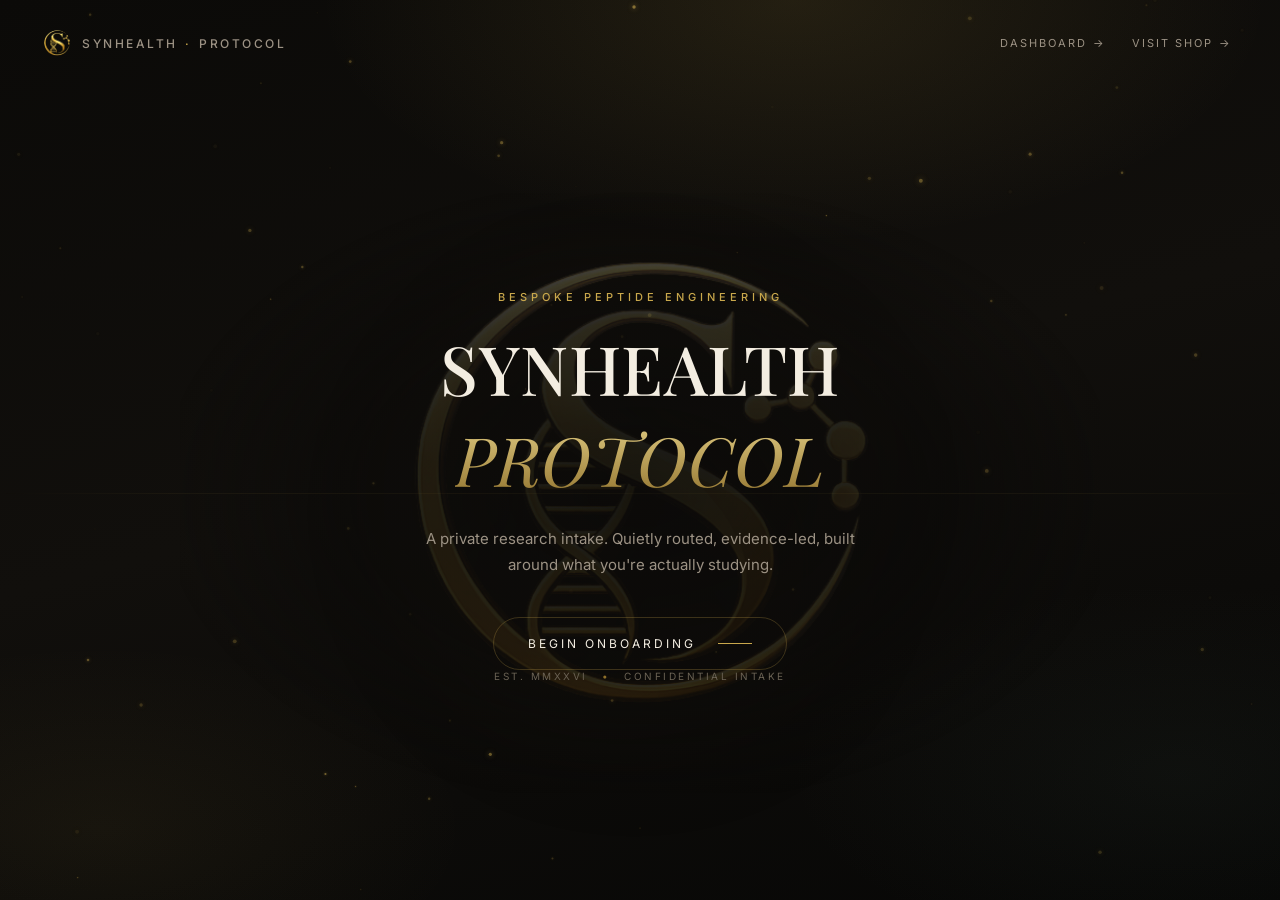
<file: index.html>
<!doctype html>
<html lang="en">
<head>
<meta charset="utf-8" />
<meta name="viewport" content="width=device-width, initial-scale=1" />
<title>SynHealth Protocol — Bespoke Peptide Engineering</title>
<meta name="description" content="A private research intake. Answer a few questions, get routed to the SynHealth resources built for your protocol." />
<link rel="icon" href="assets/synhealth-logo.png" />
<link rel="preconnect" href="https://fonts.googleapis.com" />
<link rel="preconnect" href="https://fonts.gstatic.com" crossorigin />
<link href="https://fonts.googleapis.com/css2?family=Playfair+Display:ital,wght@0,400;0,500;0,600;1,400;1,500;1,600&family=Inter:wght@400;500;600&display=swap" rel="stylesheet" />
<link rel="stylesheet" href="styles.css" />
</head>
<body>

<canvas id="bg-particles" aria-hidden="true"></canvas>

<!-- Netlify build-time form detection (submitted via fetch in script.js) -->
<form name="protocol-onboarding" data-netlify="true" netlify-honeypot="bot-field" hidden>
  <input type="text" name="name" />
  <input type="email" name="email" />
  <input type="text" name="goal" />
  <input type="text" name="experience" />
  <input type="text" name="intensity" />
  <input type="text" name="bot-field" />
</form>

<div id="app">

  <!-- ===== LANDING ===== -->
  <section id="view-landing" class="view view-landing" data-view="landing">
    <nav class="topnav">
      <div class="brand">
        <img src="assets/synhealth-logo.png" alt="SynHealth" class="brand-mark" />
        <span class="brand-word">SYNHEALTH <span class="dot">·</span> PROTOCOL</span>
      </div>
      <div class="topnav-actions">
        <button id="landing-dashboard" class="shop-link shop-link-button" type="button">DASHBOARD <span class="arrow">→</span></button>
        <a class="shop-link" href="https://peptide-design.netlify.app" target="_blank" rel="noopener">VISIT SHOP <span class="arrow">→</span></a>
      </div>
    </nav>

    <div class="hero">
      <div class="watermark-outer" aria-hidden="true">
        <div class="watermark-wrap" id="watermark-tilt">
          <img class="watermark-img" src="assets/synhealth-logo.png" alt="" />
          <div class="watermark-tone"></div>
          <div class="watermark-gloss"></div>
        </div>
      </div>
      <div class="hero-scrim" aria-hidden="true"></div>
      <div class="hero-content">
        <p class="eyebrow">BESPOKE PEPTIDE ENGINEERING</p>
        <h1 class="headline">SYNHEALTH <em>PROTOCOL</em></h1>
        <p class="subtext">A private research intake. Quietly routed, evidence-led, built around what you're actually studying.</p>
        <button id="begin-btn" class="cta-pill">
          <span>BEGIN ONBOARDING</span>
          <span class="cta-line"></span>
        </button>
      </div>
      <div class="hero-footer">
        <span>EST. MMXXVI</span><span class="sep">•</span><span>CONFIDENTIAL INTAKE</span>
      </div>
    </div>
  </section>

  <!-- ===== ONBOARDING ===== -->
  <section id="view-onboarding" class="view view-onboarding" data-view="onboarding" hidden>
    <div class="ob-grid" aria-hidden="true"></div>
    <div class="ob-topbar">
      <div class="brand small">
        <span class="brand-line"></span>
        <span>SYNHEALTH · ONBOARDING</span>
      </div>
      <button id="ob-close" class="icon-btn" aria-label="Exit onboarding">✕</button>
    </div>

    <div class="ob-body">
      <div id="ob-step-wrap"></div>
    </div>

    <div class="ob-footer">
      <button id="ob-back" class="link-btn"><span class="arrow-left">←</span> BACK</button>
      <button id="ob-next" class="pill-btn">CONTINUE <span class="arrow">→</span></button>
    </div>
    <p class="ob-hint">PRESS ENTER TO CONTINUE · ESC TO EXIT</p>
  </section>

  <!-- ===== DASHBOARD ===== -->
  <section id="view-dashboard" class="view view-dashboard" data-view="dashboard" hidden>
    <div class="dash-shell">
      <aside class="dash-sidebar">
        <a class="dash-brand" href="#/dashboard" aria-label="SynHealth dashboard home">
          <img src="assets/synhealth-logo.png" alt="" />
          <span><strong>SYNHEALTH</strong><em>RESEARCH PROTOCOL</em></span>
        </a>

        <nav class="dash-nav" aria-label="Dashboard sections">
          <button class="dash-nav-btn active" type="button" data-dash-nav="overview"><span class="dash-nav-icon">□</span><span>Dashboard</span><em>•</em></button>
          <button class="dash-nav-btn" type="button" data-dash-nav="today"><span class="dash-nav-icon">○</span><span>Today</span><em>•</em></button>
          <button class="dash-nav-btn" type="button" data-dash-nav="protocol"><span class="dash-nav-icon">✦</span><span>Protocol</span><em>•</em></button>
          <button class="dash-nav-btn" type="button" data-dash-nav="bloodwork"><span class="dash-nav-icon">△</span><span>Batchwork</span><em>•</em></button>
          <button class="dash-nav-btn" type="button" data-dash-nav="calculator"><span class="dash-nav-icon">⌁</span><span>Calculator</span><em>•</em></button>
          <button class="dash-nav-btn" type="button" data-dash-nav="education"><span class="dash-nav-icon">◇</span><span>Peptide Edu</span><em>•</em></button>
          <button class="dash-nav-btn" type="button" data-dash-nav="intake"><span class="dash-nav-icon">▣</span><span>Intake</span><em>→</em></button>
        </nav>

        <div class="dash-account">
          <span class="dash-status">SIGNED IN</span>
          <strong id="dash-account-email">researcher@synhealth.co.uk</strong>
          <span>CLIENT PORTAL</span>
          <button id="dash-signout" type="button">Exit session</button>
        </div>
      </aside>

      <main class="dash-main">
        <header class="dash-header">
          <div>
            <p class="dash-kicker" id="dash-kicker">MEMBER DASHBOARD</p>
            <h1 id="dash-title">Your research protocol</h1>
          </div>
          <a class="dash-shop" href="https://peptide-design.netlify.app" target="_blank" rel="noopener">Shop <span>↗</span></a>
        </header>

        <section class="dash-panel active" data-dash-panel="overview">
          <div class="dash-hero-panel dash-hero-visual">
            <div>
              <p class="dash-mini">INTAKE · PRIVATE</p>
              <h2 id="dash-welcome">The foundation of your protocol</h2>
              <p id="dash-summary">Complete the private research intake to shape the resources, categories and quality documents shown inside your dashboard.</p>
              <button id="dash-start-intake" class="dash-primary" type="button">Continue Intake <span>→</span></button>
            </div>
            <div class="dash-human-card" aria-hidden="true">
              <svg viewBox="0 0 280 380" role="img" class="bio-scan-figure">
                <defs>
                  <linearGradient id="bodyGold" x1="0" x2="1" y1="0" y2="1">
                    <stop offset="0" stop-color="#f0dc98" stop-opacity=".96" />
                    <stop offset=".5" stop-color="#b69035" stop-opacity=".82" />
                    <stop offset="1" stop-color="#5e4618" stop-opacity=".68" />
                  </linearGradient>
                  <radialGradient id="bodyGlow" cx="50%" cy="35%" r="60%">
                    <stop offset="0" stop-color="#f6e6b3" stop-opacity=".5" />
                    <stop offset="1" stop-color="#c9a84c" stop-opacity="0" />
                  </radialGradient>
                </defs>
                <ellipse cx="140" cy="202" rx="98" ry="162" fill="url(#bodyGlow)" />
                <path d="M140 34c20.5 0 37 16.2 37 36.2s-16.5 36.2-37 36.2-37-16.2-37-36.2S119.5 34 140 34Z" fill="none" stroke="url(#bodyGold)" stroke-width="2.4"/>
                <path d="M99 126c15-16 27-22 41-22s26 6 41 22" fill="none" stroke="url(#bodyGold)" stroke-width="2.4" stroke-linecap="round"/>
                <path d="M100 126c-8 28-13 63-13 103 0 82 20 119 53 119s53-37 53-119c0-40-5-75-13-103" fill="none" stroke="url(#bodyGold)" stroke-width="2.4" stroke-linecap="round"/>
                <path d="M99 139c-34 30-54 72-66 126M181 139c34 30 54 72 66 126" fill="none" stroke="url(#bodyGold)" stroke-width="1.8" stroke-linecap="round"/>
                <path d="M120 340l-26 32M160 340l26 32" fill="none" stroke="url(#bodyGold)" stroke-width="1.8" stroke-linecap="round"/>
                <path d="M140 106v238M118 162c12 6 32 6 44 0M108 204h64M112 242h56M124 286h32" fill="none" stroke="#f6e8ba" stroke-width="1" stroke-opacity=".4" stroke-linecap="round"/>
                <path d="M116 148c12 18 36 18 48 0M112 190c16 12 40 12 56 0M116 258c12 10 36 10 48 0" fill="none" stroke="#f6e8ba" stroke-width=".9" stroke-opacity=".22" stroke-linecap="round"/>
                <circle cx="140" cy="166" r="4.6" fill="#f1dc92"/><circle cx="140" cy="205" r="3.8" fill="#c9a84c"/><circle cx="124" cy="242" r="3.4" fill="#c9a84c"/><circle cx="156" cy="242" r="3.4" fill="#c9a84c"/>
                <path d="M58 102c22-46 58-70 82-70s60 24 82 70M45 302c22 44 55 66 95 66s73-22 95-66" fill="none" stroke="#c9a84c" stroke-width="1" stroke-opacity=".18"/>
              </svg>
              <span class="scan-line scan-a"></span>
              <span class="scan-line scan-b"></span>
              <small>PROTOCOL MAP</small>
            </div>
          </div>

          <div class="dash-stats">
            <article><span>01</span><strong>Research focus</strong><em id="dash-focus">Awaiting intake</em></article>
            <article><span>02</span><strong>Protocol stage</strong><em id="dash-stage">Not configured</em></article>
            <article><span>03</span><strong>Quality status</strong><em>Documentation-first</em></article>
          </div>

          <div class="dash-grid dash-grid-top">
            <article class="dash-card dash-card-large">
              <p class="dash-card-label">RECOMMENDED TRACK</p>
              <h3 id="dash-rec-title">Browse the full catalogue</h3>
              <p id="dash-rec-copy">After onboarding, this panel prioritizes the SynHealth category most relevant to your stated research goal.</p>
              <a id="dash-rec-link" href="https://peptide-design.netlify.app/?view=shop&cat=all" target="_blank" rel="noopener">View compounds <span>↗</span></a>
            </article>
            <article class="dash-card">
              <p class="dash-card-label">ORDER READINESS</p>
              <h3>3 checks open</h3>
              <p>Research-use scope, category fit, and batch documentation should be reviewed before checkout.</p>
            </article>
            <article class="dash-card">
              <p class="dash-card-label">NEXT ACTION</p>
              <h3>Build shortlist</h3>
              <p>Use Protocol and Batchwork together: choose a category, then attach documentation.</p>
            </article>
          </div>

          <div class="dash-split">
            <article class="dash-card">
              <p class="dash-card-label">TODAY'S QUEUE</p>
              <div id="dash-queue" class="dash-mini-list"></div>
            </article>
            <article class="dash-card">
              <p class="dash-card-label">PROTOCOL SNAPSHOT</p>
              <div class="dash-rings">
                <span style="--p:76"><strong>76%</strong><em>Intake</em></span>
                <span style="--p:62"><strong>62%</strong><em>Docs</em></span>
                <span style="--p:48"><strong>48%</strong><em>Shortlist</em></span>
              </div>
            </article>
          </div>

          <div class="dash-profile-upload">
            <div class="dash-upload-preview" id="dash-upload-preview">
              <span>+</span>
            </div>
            <div>
              <p class="dash-card-label">CLIENT FILE</p>
              <h3>Upload progress photos or lab documents</h3>
              <p>Add reference images locally to personalize this dashboard preview. Files are not uploaded anywhere in this prototype.</p>
            </div>
            <label class="dash-upload-btn">
              Add file
              <input id="dash-photo-upload" type="file" accept="image/*" />
            </label>
          </div>

          <div class="dash-client-matrix">
            <article><small>PROFILE</small><strong>Researcher file</strong><span>Photo · Documents · Notes</span></article>
            <article><small>ORDER</small><strong>Store handoff</strong><span>Filtered category links</span></article>
            <article><small>QUALITY</small><strong>Batch evidence</strong><span>COA · HPLC · ID</span></article>
            <article><small>LEARNING</small><strong>Education queue</strong><span>6 video modules</span></article>
          </div>
        </section>

        <section class="dash-panel" data-dash-panel="today">
          <div class="dash-page-intro">
            <p class="dash-card-label">DAILY OPERATING VIEW</p>
            <h2>What needs attention before an order moves forward.</h2>
          </div>
          <div id="dash-today-list" class="dash-list dash-list-rich"></div>
          <div class="dash-split">
            <article class="dash-card">
              <p class="dash-card-label">CHECK-IN NOTES</p>
              <h3>Private research log</h3>
              <textarea id="dash-notes" class="dash-notes" placeholder="Add private notes for this research shortlist..."></textarea>
            </article>
            <article class="dash-card">
              <p class="dash-card-label">STATUS</p>
              <div class="dash-status-stack">
                <span><strong>Research scope</strong><em>Required</em></span>
                <span><strong>Batch docs</strong><em>Pending selection</em></span>
                <span><strong>Checkout</strong><em>Store handoff</em></span>
              </div>
            </article>
          </div>
          <div class="dash-timeline">
            <div><span>09:00</span><strong>Review selected research category</strong><em>Dashboard</em></div>
            <div><span>12:00</span><strong>Save batch document links</strong><em>Batchwork</em></div>
            <div><span>16:00</span><strong>Run vial concentration calculator</strong><em>Calculator</em></div>
          </div>
        </section>

        <section class="dash-panel" data-dash-panel="protocol">
          <div class="dash-page-intro">
            <p class="dash-card-label">TRACK ARCHITECTURE</p>
            <h2>Category map, research rationale, and store handoff.</h2>
          </div>
          <div id="dash-protocol-map" class="dash-protocol-map"></div>
          <div class="dash-protocol-detail">
            <div>
              <p class="dash-card-label">ACTIVE BUILD</p>
              <h3>From objective to documented shortlist</h3>
              <p>Select one research track, attach the relevant documentation, then hand off into the SynHealth store with the matching category pre-filtered.</p>
            </div>
            <div class="protocol-steps">
              <span>Goal</span><span>Track</span><span>Batchwork</span><span>Store</span>
            </div>
          </div>
          <div class="dash-card dash-card-wide">
            <p class="dash-card-label">TRACK RULE</p>
            <h3>Documentation before selection</h3>
            <p>This portal deliberately separates educational research information from medical direction. It helps organize categories, documentation, and order planning; it does not prescribe human-use protocols.</p>
          </div>
        </section>

        <section class="dash-panel" data-dash-panel="bloodwork">
          <div class="dash-page-intro">
            <p class="dash-card-label">QUALITY CONTROL</p>
            <h2>Batchwork replaces bloodwork for a research-supply portal.</h2>
          </div>
          <div class="dash-card dash-card-wide">
            <p class="dash-card-label">BATCHWORK</p>
            <h3>Documentation queue</h3>
            <p>Use this area as the SynHealth equivalent of bloodwork: batch IDs, COA status, dispatch references and order notes.</p>
            <div id="dash-doc-table" class="dash-doc-table"></div>
          </div>
          <div class="dash-file-grid">
            <article><span>PDF</span><strong>COA packet</strong><em>Waiting for batch</em></article>
            <article><span>CSV</span><strong>Order log</strong><em>Local preview</em></article>
            <article><span>IMG</span><strong>Photo reference</strong><em>Optional upload</em></article>
          </div>
        </section>

        <section class="dash-panel" data-dash-panel="calculator">
          <div class="dash-page-intro">
            <p class="dash-card-label">CALCULATOR</p>
            <h2>Research vial concentration and order planning.</h2>
          </div>
          <div class="dash-calculator dash-dose-calculator">
            <div>
              <p class="dash-card-label">LAB MATH</p>
              <h3>Concentration calculator</h3>
              <p>Enter your own vial and target values. This calculates concentration, draw volume, syringe units, and estimated vial yield for research planning only.</p>
            </div>
            <div class="dash-calc-grid">
              <label>Vial amount (mg)<input id="calc-vial-mg" type="number" min="0" step="0.1" value="10" /></label>
              <label>Diluent volume (ml)<input id="calc-water-ml" type="number" min="0" step="0.1" value="2" /></label>
              <label>Target amount (mcg)<input id="calc-target-mcg" type="number" min="0" step="10" value="250" /></label>
              <label>Order subtotal (£)<input id="dash-subtotal" type="number" min="0" value="75" /></label>
            </div>
            <div class="dash-syringe-stage" aria-hidden="true">
              <div class="vial-object">
                <span class="vial-cap"></span>
                <span class="vial-glass"></span>
                <strong id="vial-label">10mg</strong>
              </div>
              <div class="syringe-object">
                <span class="syringe-plunger"></span>
                <span class="syringe-barrel"><i id="syringe-fill"></i></span>
                <span class="syringe-needle"></span>
                <span class="syringe-tip"></span>
              </div>
              <div class="calc-readout">
                <span id="syringe-readout">0.050 ml</span>
                <em>calculated draw volume</em>
              </div>
            </div>
            <div class="dash-calc-results">
              <output id="calc-concentration">5.00 mg/ml</output>
              <output id="calc-volume">0.05 ml per target</output>
              <output id="calc-units">5 insulin units</output>
              <output id="calc-yield">40 target draws per vial</output>
              <output id="dash-calc-output">£25 until free UK delivery.</output>
            </div>
            <p class="dash-disclaimer">No dosage recommendation is generated here. All values are user-entered research calculations and must not be interpreted as clinical advice.</p>
          </div>
        </section>

        <section class="dash-panel" data-dash-panel="education">
          <div class="dash-page-intro">
            <p class="dash-card-label">PEPTIDE EDU</p>
            <h2>Short-form learning cards with video-style previews.</h2>
          </div>
          <div id="dash-education-cards" class="dash-video-grid"></div>
        </section>

        <section class="dash-panel" data-dash-panel="intake">
          <div class="dash-hero-panel">
            <div>
              <p class="dash-mini">8 QUICK SECTIONS</p>
              <h2>Private SynHealth intake</h2>
              <p>Answer the short research intake and return here for a more tailored resource dashboard.</p>
            </div>
            <button class="dash-primary" type="button" data-open-intake>Begin Intake <span>→</span></button>
          </div>
          <div class="dash-intake-grid">
            <article><span>01</span><strong>Identity</strong><em>Name and contact route</em></article>
            <article><span>02</span><strong>Research goal</strong><em>Category matching</em></article>
            <article><span>03</span><strong>Experience</strong><em>Resource depth</em></article>
            <article><span>04</span><strong>Readiness</strong><em>Store handoff timing</em></article>
          </div>
        </section>
      </main>
    </div>
  </section>

  <!-- ===== RESOURCES ===== -->
  <section id="view-resources" class="view view-resources" data-view="resources" hidden>
    <nav class="topnav topnav-res">
      <div class="brand">
        <img src="assets/synhealth-logo.png" alt="SynHealth" class="brand-mark" />
        <span class="brand-word">SYNHEALTH <span class="dot">·</span> PROTOCOL</span>
      </div>
      <a class="shop-link" href="https://peptide-design.netlify.app" target="_blank" rel="noopener">VISIT SHOP <span class="arrow">→</span></a>
    </nav>

    <div class="helix-deco helix-deco-left" aria-hidden="true" id="helix-left"></div>
    <div class="helix-deco helix-deco-right" aria-hidden="true" id="helix-right"></div>

    <div class="res-page">
      <div class="res-header">
        <div class="res-badge"><img src="assets/synhealth-logo.png" alt="SynHealth" /></div>
        <p class="eyebrow">EST. RESEARCH COLLECTIVE</p>
        <h1 class="res-title">SYNHEALTH RESOURCES</h1>
        <p id="res-sub" class="res-sub">Find your protocol resources below.</p>
      </div>

      <div class="res-section">
        <p class="res-section-label">RECOMMENDED FOR YOU</p>
        <div id="res-recommended" class="res-cards"></div>
      </div>

      <div class="res-section">
        <p class="res-section-label">ALL CATEGORIES</p>
        <div id="res-all-cats" class="res-cards res-cards-compact"></div>
      </div>

      <div class="res-section">
        <p class="res-section-label">LEARN MORE</p>
        <div id="res-learn" class="res-cards res-cards-compact"></div>
      </div>

      <div class="res-footer">
        <button id="res-restart" class="link-btn">RETAKE ONBOARDING</button>
        <span class="res-footer-meta">EST. MMXXVI • CONFIDENTIAL INTAKE</span>
      </div>
    </div>
  </section>

</div>

<script src="script.js"></script>
</body>
</html>
</file>
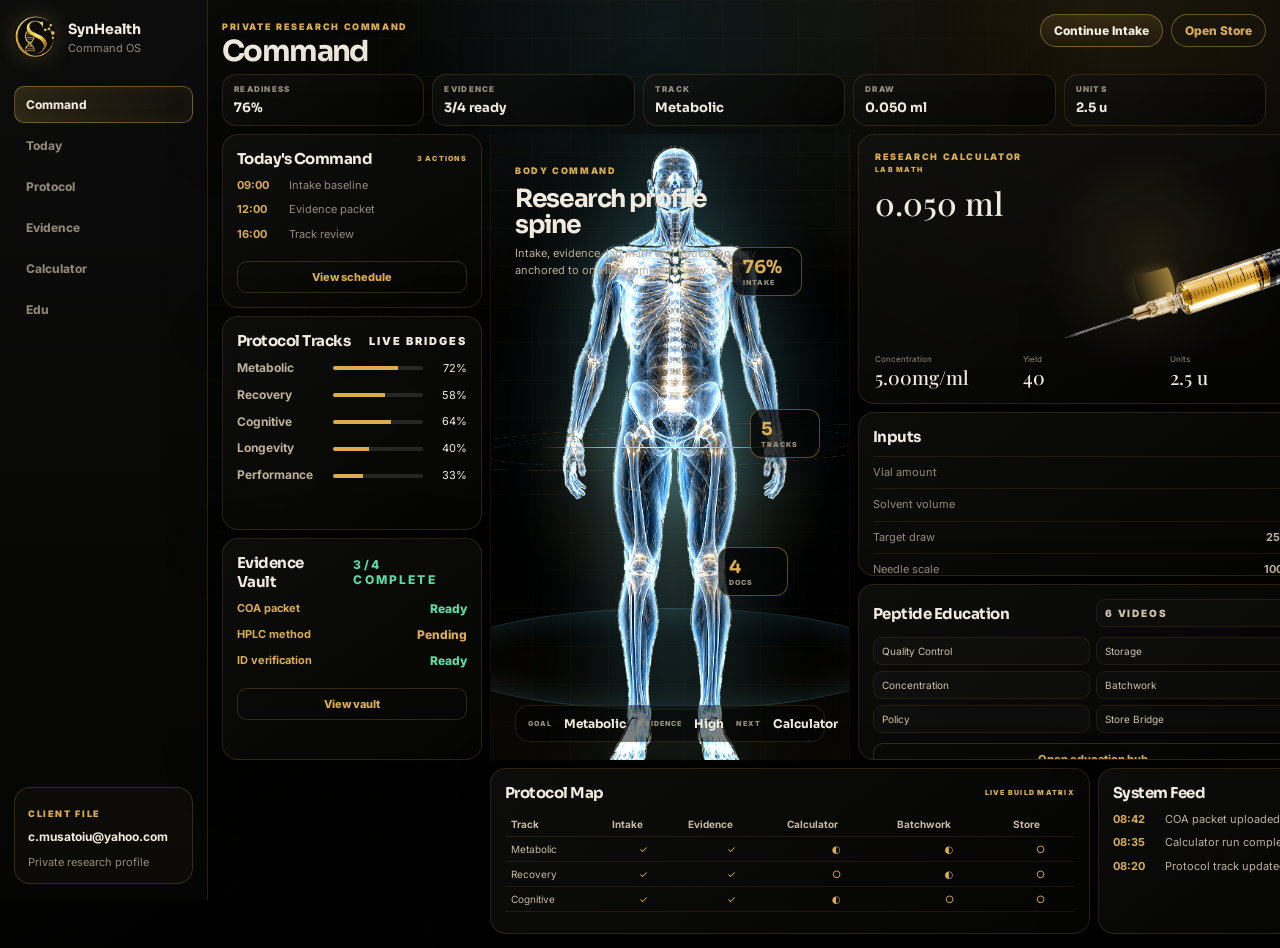
<file: dashboard-concepts.html>
<!doctype html>
<html lang="en">
<head>
<meta charset="utf-8" />
<meta name="viewport" content="width=device-width, initial-scale=1" />
<title>SynHealth Command OS</title>
<link rel="preconnect" href="https://fonts.googleapis.com">
<link rel="preconnect" href="https://fonts.gstatic.com" crossorigin>
<link href="https://fonts.googleapis.com/css2?family=Inter:wght@400;500;600;700;800&family=Sora:wght@500;600;700;800&family=Playfair+Display:wght@500;600&display=swap" rel="stylesheet">
<link rel="stylesheet" href="dashboard-concepts.css" />
</head>
<body>
<main class="command-os">
  <aside class="rail">
    <div class="brand"><img src="assets/synhealth-logo.png" alt=""><div><strong>SynHealth</strong><span>Command OS</span></div></div>
    <nav class="nav">
      <button class="active" data-page="dashboard">Command</button>
      <button data-page="today">Today</button>
      <button data-page="protocol">Protocol</button>
      <button data-page="evidence">Evidence</button>
      <button data-page="calculator">Calculator</button>
      <button data-page="education">Edu</button>
    </nav>
    <div class="member">
      <span>Client file</span>
      <strong>c.musatoiu@yahoo.com</strong>
      <em>Private research profile</em>
    </div>
  </aside>

  <section class="screen">
    <header class="screen-head">
      <div>
        <span class="label">PRIVATE RESEARCH COMMAND</span>
        <h1 data-title>Command</h1>
      </div>
      <div class="head-actions"><button data-action="intake">Continue Intake</button><button data-action="store">Open Store</button></div>
    </header>

    <div class="status-grid">
      <article><span>Readiness</span><b data-readiness>76%</b></article>
      <article><span>Evidence</span><b>3/4 ready</b></article>
      <article><span>Track</span><b>Metabolic</b></article>
      <article><span>Draw</span><b data-ml>0.050 ml</b></article>
      <article><span>Units</span><b data-units>5.0 u</b></article>
    </div>

    <section class="page active" data-view="dashboard">
      <div class="cockpit">
        <section class="left-stack">
          <article class="panel today-compact"><div class="panel-head"><h3>Today's Command</h3><span>3 actions</span></div><p><b>09:00</b><span>Intake baseline</span></p><p><b>12:00</b><span>Evidence packet</span></p><p><b>16:00</b><span>Track review</span></p><button>View schedule</button></article>
          <article class="panel tracks-compact"><div class="panel-head"><h3>Protocol Tracks</h3><span>Live bridges</span></div><p><b>Metabolic</b><i style="--p:72%"></i><span>72%</span></p><p><b>Recovery</b><i style="--p:58%"></i><span>58%</span></p><p><b>Cognitive</b><i style="--p:64%"></i><span>64%</span></p><p><b>Longevity</b><i style="--p:40%"></i><span>40%</span></p><p><b>Performance</b><i style="--p:33%"></i><span>33%</span></p></article>
          <article class="panel evidence-compact"><div class="panel-head"><h3>Evidence Vault</h3><span>3/4 complete</span></div><p><b>COA packet</b><span>Ready</span></p><p><b>HPLC method</b><span class="pending">Pending</span></p><p><b>ID verification</b><span>Ready</span></p><button>View vault</button></article>
        </section>

        <section class="scan-command">
          <div class="scan-caption">
            <span class="label">BODY COMMAND</span>
            <strong>Research profile spine</strong>
            <p>Intake, evidence, lab math and education stay anchored to one live command view.</p>
          </div>
          <img class="scan" src="assets/concepts/human-scan-cutout.png" alt="">
          <i class="scan-line"></i><i class="orbit one"></i><i class="orbit two"></i>
          <div class="marker m1"><b>76%</b><span>intake</span></div>
          <div class="marker m2"><b>5</b><span>tracks</span></div>
          <div class="marker m3"><b>4</b><span>docs</span></div>
          <div class="scan-dock"><span>Goal</span><b>Metabolic</b><span>Evidence</span><b>High</b><span>Next</span><b>Calculator</b></div>
          <div class="scan-platform"></div>
        </section>

        <section class="right-stack">
          <article class="calculator-card dash-calc">
            <div class="calc-copy"><span class="label">RESEARCH CALCULATOR</span><small>Lab math</small><strong data-ml>0.050 ml</strong></div>
            <img src="assets/concepts/syringe-angle-cutout.png" alt="">
            <i class="liquid-fill"></i>
            <div class="calc-stats"><p><span>Concentration</span><b data-concentration>5mg/ml</b></p><p><span>Yield</span><b data-draws>40</b></p><p><span>Units</span><b data-units>5.0 u</b></p></div>
          </article>
          <article class="panel inputs-compact"><div class="panel-head"><h3>Inputs</h3><span>Live</span></div><p><span>Vial amount</span><b>10 mg</b></p><p><span>Solvent volume</span><b>2 ml</b></p><p><span>Target draw</span><b>250 mcg</b></p><p><span>Needle scale</span><b>100 units</b></p></article>
          <article class="panel edu-compact"><div class="panel-head"><h3>Peptide Education</h3><span>6 videos</span></div><div><span>Quality Control</span><span>Storage</span><span>Concentration</span><span>Batchwork</span><span>Policy</span><span>Store Bridge</span></div><button>Open education hub</button></article>
        </section>

        <section class="bottom-map">
          <article class="panel protocol-table"><div class="panel-head"><h3>Protocol Map</h3><span>Live build matrix</span></div><table><tbody><tr><th>Track</th><th>Intake</th><th>Evidence</th><th>Calculator</th><th>Batchwork</th><th>Store</th></tr><tr><td>Metabolic</td><td>✓</td><td>✓</td><td>◐</td><td>◐</td><td>○</td></tr><tr><td>Recovery</td><td>✓</td><td>✓</td><td>○</td><td>◐</td><td>○</td></tr><tr><td>Cognitive</td><td>✓</td><td>✓</td><td>◐</td><td>○</td><td>○</td></tr></tbody></table></article>
          <article class="panel system-feed"><div class="panel-head"><h3>System Feed</h3><span>Live</span></div><p><b>08:42</b> COA packet uploaded</p><p><b>08:35</b> Calculator run completed</p><p><b>08:20</b> Protocol track updated</p></article>
        </section>
      </div>
    </section>

    <section class="page" data-view="today">
      <div class="today-os">
        <article class="panel today-board"><div class="panel-head"><h3>Today Command</h3><span>Live queue</span></div>
          <div class="agenda"><p><b>09:00</b><strong>Finish intake baseline</strong><span>Objective, experience and readiness.</span><em>12 min</em></p><p><b>12:00</b><strong>Upload HPLC method</strong><span>Complete evidence vault to unlock store bridge.</span><em>8 min</em></p><p><b>16:00</b><strong>Run calculator review</strong><span>Confirm draw, units and vial yield.</span><em>15 min</em></p></div>
        </article>
        <article class="panel focus"><span class="label">FOCUS</span><h3>Evidence first</h3><p>The dashboard prioritises missing proof before sourcing prompts.</p></article>
        <article class="panel readiness"><span class="label">READINESS</span><div class="ring"><b>76%</b></div><p>Two items left in the intake file.</p></article>
      </div>
    </section>

    <section class="page" data-view="protocol">
      <div class="protocol-os">
        <article class="panel protocol-board"><div class="panel-head"><h3>Protocol Matrix</h3><span>Selected track</span></div><div class="track-grid"><button class="selected"><span>01</span><b>Metabolic</b><em>Primary</em></button><button><span>02</span><b>Recovery</b><em>Secondary</em></button><button><span>03</span><b>Cognitive</b><em>Queued</em></button><button><span>04</span><b>Longevity</b><em>Review</em></button><button><span>05</span><b>Performance</b><em>Optional</em></button><button><span>06</span><b>Store bridge</b><em>After evidence</em></button></div></article>
        <article class="mini-scan"><img class="scan" src="assets/concepts/human-scan-cutout.png" alt=""><div><span>Primary track</span><b>Metabolic</b></div></article>
      </div>
    </section>

    <section class="page" data-view="evidence">
      <div class="evidence-os">
        <article class="panel vault"><div class="panel-head"><h3>Evidence Vault</h3><span>Quality state</span></div><div class="docs"><p><b>COA packet</b><em>PDF batch evidence</em><span>Ready</span></p><p><b>HPLC method</b><em>Awaiting document</em><span class="pending">Pending</span></p><p><b>ID verification</b><em>Lot and label check</em><span>Ready</span></p><p><b>Dispatch notes</b><em>Source and storage chain</em><span>Ready</span></p></div><div class="vault-summary"><span>Document integrity</span><b>High confidence</b><em>3 verified items, 1 pending lab method</em></div></article>
        <article class="panel upload"><h3>Upload</h3><div>Drop lab files or progress photos</div></article>
      </div>
    </section>

    <section class="page" data-view="calculator">
      <div class="calculator-os">
        <article class="calculator-card hero-calc">
          <div class="calc-copy"><span class="label">RESEARCH CALCULATOR</span><small>Lab math</small><strong data-ml>0.050 ml</strong><div class="chips"><span data-vial-chip>10mg vial</span><span data-solvent-chip>2ml solvent</span><span data-conc-chip>5mg/ml</span></div></div>
          <img src="assets/concepts/syringe-angle-cutout.png" alt="">
          <i class="liquid-fill"></i>
          <div class="calc-stats"><p><span>Estimated draws</span><b data-draws>40</b></p><p><span>Working concentration</span><b data-concentration>5mg/ml</b></p><p><span>Syringe units</span><b data-units>5.0 u</b></p></div>
        </article>
        <aside class="panel calc-controls">
          <div class="panel-head"><h3>Inputs</h3><span>Interactive</span></div>
          <label>Vial amount <output id="vialOut">10 mg</output><input id="vialMg" type="range" min="1" max="30" value="10" step="1"></label>
          <label>Solvent <output id="solventOut">2 ml</output><input id="solventMl" type="range" min="0.5" max="5" value="2" step="0.1"></label>
          <label>Target draw <output id="targetOut">250 mcg</output><input id="targetMcg" type="range" min="50" max="1000" value="250" step="25"></label>
          <label>Syringe scale <output id="scaleOut">100 units</output><input id="scaleUnits" type="range" min="50" max="100" value="100" step="10"></label>
        </aside>
      </div>
    </section>

    <section class="page" data-view="education">
      <div class="edu-os">
        <article class="panel featured"><div class="panel-head"><h3>Featured Module</h3><span>12 min</span></div><div class="video-hero"><i></i><span class="label">START HERE</span><h3>Quality Control Deep Dive</h3><p>Read COA, HPLC, batch identity and dispatch evidence before calculator logic.</p></div></article>
        <article class="panel library"><div class="panel-head"><h3>Peptide Edu</h3><span>6 videos</span></div><div class="lesson-grid"><div><i></i><b>Quality Control</b><span>COA, HPLC and ID checks</span></div><div><i></i><b>Storage</b><span>Temperature and handling</span></div><div><i></i><b>Concentration</b><span>Reading vial math safely</span></div><div><i></i><b>Batchwork</b><span>Document review flow</span></div><div><i></i><b>Research Policy</b><span>Use and compliance basics</span></div><div><i></i><b>Store Bridge</b><span>From shortlist to sourcing</span></div></div></article>
        <article class="panel learning"><div class="panel-head"><h3>Path</h3><span>42%</span></div><div class="ring"><b>3/6</b></div><p>Finish Quality Control and Concentration before store review.</p></article>
      </div>
    </section>
  </section>
</main>
<script>
const titles={dashboard:'Command',today:'Today',protocol:'Protocol',evidence:'Evidence',calculator:'Calculator',education:'Peptide Edu'};
const state={vialMg:10,solventMl:2,targetMcg:250,scaleUnits:100};
const $=(s)=>document.querySelector(s); const $$=(s)=>[...document.querySelectorAll(s)];
function format(n,d=2){return Number(n).toFixed(d).replace(/\\.0+$/,'').replace(/(\\.\\d*[1-9])0+$/,'$1')}
function updateCalc(){
  const conc=state.vialMg/state.solventMl;
  const ml=(state.targetMcg/1000)/conc;
  const units=ml/state.solventMl*state.scaleUnits;
  const draws=Math.floor((state.vialMg*1000)/state.targetMcg);
  const fill=Math.max(4,Math.min(100,units/state.scaleUnits*100));
  const fillScale=Math.max(.18,Math.min(1,fill/100));
  $$('[data-ml]').forEach(el=>el.textContent=`${format(ml,3)} ml`);
  $$('[data-units]').forEach(el=>el.textContent=`${format(units,1)} u`);
  $$('[data-draws]').forEach(el=>el.textContent=draws);
  $$('[data-concentration]').forEach(el=>el.textContent=`${format(conc,2)}mg/ml`);
  $$('[data-vial-chip]').forEach(el=>el.textContent=`${state.vialMg}mg vial`);
  $$('[data-solvent-chip]').forEach(el=>el.textContent=`${format(state.solventMl,1)}ml solvent`);
  $$('[data-conc-chip]').forEach(el=>el.textContent=`${format(conc,2)}mg/ml`);
  document.documentElement.style.setProperty('--fill',`${fill}%`);
  document.documentElement.style.setProperty('--fill-scale',fillScale);
  $('#vialOut') && ($('#vialOut').textContent=`${state.vialMg} mg`);
  $('#solventOut') && ($('#solventOut').textContent=`${format(state.solventMl,1)} ml`);
  $('#targetOut') && ($('#targetOut').textContent=`${state.targetMcg} mcg`);
  $('#scaleOut') && ($('#scaleOut').textContent=`${state.scaleUnits} units`);
}
$$('.nav button').forEach(btn=>btn.addEventListener('click',()=>{const page=btn.dataset.page;$$('.nav button').forEach(b=>b.classList.toggle('active',b===btn));$$('.page').forEach(v=>v.classList.toggle('active',v.dataset.view===page));$('[data-title]').textContent=titles[page]; if(page==='calculator') setTimeout(updateCalc,30);}));
$$('[data-action="intake"]').forEach(btn=>btn.addEventListener('click',()=>location.href='./index.html#/onboarding'));
$$('[data-action="store"]').forEach(btn=>btn.addEventListener('click',()=>location.href='https://peptide-design.netlify.app'));
['vialMg','solventMl','targetMcg','scaleUnits'].forEach(id=>{$('#'+id)?.addEventListener('input',e=>{state[id]=Number(e.target.value);updateCalc();});});
updateCalc();
</script>
</body>
</html>
</file>
<file: styles.css>
:root{
  --bg:#0b0a08;
  --bg-elev:#141210;
  --bg-card:#17140f;
  --gold:#C9A84C;
  --gold-light:#E8D48B;
  --gold-dark:#8E6F2A;
  --text:#f3ede1;
  --text-dim:#9c9284;
  --text-faint:#6b6355;
  --border:rgba(201,168,76,0.25);
  --border-soft:rgba(201,168,76,0.14);
  --serif:'Playfair Display', Georgia, serif;
  --sans:'Inter', -apple-system, BlinkMacSystemFont, sans-serif;
}

*{box-sizing:border-box;}
html,body{margin:0;padding:0;}
html{background:var(--bg);}
body{
  background:
    radial-gradient(ellipse 58% 42% at 62% 0%, rgba(201,168,76,0.12), transparent 64%),
    radial-gradient(ellipse 46% 32% at 92% 86%, rgba(77,105,92,0.08), transparent 66%),
    radial-gradient(ellipse 42% 30% at 8% 92%, rgba(201,168,76,0.06), transparent 68%),
    linear-gradient(165deg, #0b0a08 0%, #110f0c 48%, #070706 100%);
  background-attachment:fixed;
  color:var(--text);
  font-family:var(--sans);
  -webkit-font-smoothing:antialiased;
  overflow-x:hidden;
}
img{max-width:100%;display:block;}
button{font-family:inherit;cursor:pointer;background:none;border:none;color:inherit;}
a{color:inherit;text-decoration:none;}

#bg-particles{
  position:fixed;inset:0;z-index:0;pointer-events:none;
  width:100%;height:100%;
}
#app{position:relative;z-index:1;}

.view{min-height:100vh;position:relative;}
.view[hidden]{display:none;}

/* ---------- shared brand/nav ---------- */
.topnav{
  display:flex;align-items:center;justify-content:space-between;
  padding:28px 44px;
  position:relative;z-index:5;
}
.brand{display:flex;align-items:center;gap:12px;}
.brand-mark{width:26px;height:26px;border-radius:50%;object-fit:cover;}
.brand-word{
  font-size:12px;letter-spacing:2.5px;color:var(--text-dim);font-weight:500;
}
.brand-word .dot{color:var(--gold);margin:0 2px;}
.shop-link{
  font-size:11px;letter-spacing:2px;color:var(--text-dim);
  display:flex;align-items:center;gap:6px;
  padding:8px 4px;transition:color .25s ease;
}
.shop-link:hover{color:var(--gold-light);}
.shop-link .arrow{transition:transform .25s ease;}
.shop-link:hover .arrow{transform:translateX(3px);}
.topnav-actions{display:flex;align-items:center;gap:18px;}
.shop-link-button{border:0;background:transparent;}

.eyebrow{
  font-size:11px;letter-spacing:4px;color:var(--gold);
  text-transform:uppercase;font-weight:500;margin:0 0 18px;
}

.link-btn{
  font-size:11px;letter-spacing:2px;color:var(--text-dim);
  display:inline-flex;align-items:center;gap:8px;
  transition:color .2s ease;
}
.link-btn:hover{color:var(--text);}
.arrow-left{transition:transform .2s ease;}
.link-btn:hover .arrow-left{transform:translateX(-3px);}

.pill-btn{
  border:1px solid var(--border);
  border-radius:999px;
  padding:16px 30px;
  font-size:12px;letter-spacing:2.5px;
  display:inline-flex;align-items:center;gap:14px;
  color:var(--text);
  transition:border-color .25s ease, background .25s ease, opacity .2s ease;
}
.pill-btn:hover{border-color:var(--gold);background:rgba(201,168,76,0.06);}
.pill-btn[disabled]{opacity:.35;pointer-events:none;}
.pill-btn .arrow{color:var(--gold);}

/* ---------- dashboard ---------- */
.view-dashboard{min-height:100vh;}
.dash-shell{
  min-height:100vh;
  display:grid;
  grid-template-columns:270px minmax(0,1fr);
  background:
    radial-gradient(ellipse 44% 28% at 62% 10%, rgba(201,168,76,.085), transparent 68%),
    linear-gradient(140deg, rgba(255,255,255,.018), transparent 42%);
}
.dash-shell::before{
  content:'';position:fixed;inset:0;pointer-events:none;z-index:0;
  background:
    radial-gradient(ellipse 36% 24% at 72% 18%, rgba(201,168,76,.12), transparent 68%),
    radial-gradient(ellipse 22% 18% at 78% 70%, rgba(73,105,91,.08), transparent 66%);
  opacity:.72;
  transition:opacity .35s ease, background .35s ease;
}
.dash-shell[data-panel="today"]::before{
  background:
    radial-gradient(ellipse 38% 28% at 68% 12%, rgba(232,212,139,.13), transparent 68%),
    radial-gradient(ellipse 34% 24% at 78% 78%, rgba(116,83,58,.12), transparent 72%);
}
.dash-shell[data-panel="protocol"]::before{
  background:
    radial-gradient(ellipse 34% 26% at 68% 16%, rgba(120,150,132,.15), transparent 70%),
    radial-gradient(ellipse 28% 24% at 80% 74%, rgba(201,168,76,.10), transparent 68%);
}
.dash-shell[data-panel="calculator"]::before{
  background:
    radial-gradient(ellipse 34% 24% at 70% 18%, rgba(232,212,139,.15), transparent 68%),
    radial-gradient(ellipse 36% 24% at 80% 70%, rgba(70,105,120,.11), transparent 68%);
}
.dash-shell[data-panel="education"]::before{
  background:
    radial-gradient(ellipse 38% 26% at 70% 18%, rgba(122,166,220,.12), transparent 68%),
    radial-gradient(ellipse 34% 24% at 82% 75%, rgba(201,168,76,.12), transparent 70%);
}
.dash-sidebar{
  z-index:2;
  position:sticky;top:0;height:100vh;
  border-right:1px solid var(--border-soft);
  background:
    linear-gradient(180deg, rgba(14,12,10,.88), rgba(5,5,5,.9)),
    rgba(5,5,5,.86);
  backdrop-filter:blur(18px);
  padding:28px 18px 18px;
  display:flex;flex-direction:column;
}
.dash-brand{
  display:flex;align-items:flex-start;gap:12px;
  padding:0 4px 26px;margin-bottom:22px;
  border-bottom:1px solid rgba(201,168,76,.08);
}
.dash-brand img{width:36px;height:36px;border-radius:50%;box-shadow:0 0 24px rgba(201,168,76,.22);}
.dash-brand span{display:flex;flex-direction:column;gap:2px;}
.dash-brand strong{font-size:11px;letter-spacing:4px;font-weight:600;color:var(--text);}
.dash-brand em{font-style:normal;font-size:9px;letter-spacing:3px;color:var(--text-faint);}
.dash-nav{display:flex;flex-direction:column;gap:7px;padding:0 0 18px;}
.dash-nav-btn{
  height:44px;border-radius:9px;padding:0 12px;text-align:left;
  color:rgba(156,146,132,.55);font-size:13px;
  display:grid;grid-template-columns:34px 1fr 18px;align-items:center;gap:6px;
  transition:background .2s ease,color .2s ease,border-color .2s ease,box-shadow .2s ease;
  border:1px solid transparent;
}
.dash-nav-btn:hover,.dash-nav-btn.active{
  color:var(--text);
  background:linear-gradient(90deg, rgba(201,168,76,.105), rgba(201,168,76,.035));
  border-color:rgba(201,168,76,.24);
  box-shadow:0 12px 28px rgba(0,0,0,.22);
}
.dash-nav-icon{font-size:15px;color:rgba(156,146,132,.55);}
.dash-nav-btn.active .dash-nav-icon,.dash-nav-btn.active em{color:var(--gold-light);}
.dash-nav-btn em{font-style:normal;color:rgba(156,146,132,.36);font-size:12px;text-align:right;}
.dash-account{
  margin-top:auto;border:1px solid rgba(201,168,76,.18);border-radius:14px;
  padding:16px;background:rgba(201,168,76,.045);
  display:flex;flex-direction:column;gap:8px;
  box-shadow:inset 0 1px 0 rgba(255,255,255,.03);
}
.dash-status,.dash-card-label,.dash-mini,.dash-kicker{
  font-size:10px;letter-spacing:2.4px;color:var(--gold);text-transform:uppercase;
}
.dash-account strong{font-size:13px;font-weight:500;word-break:break-word;}
.dash-account span:not(.dash-status){font-size:11px;color:var(--text-faint);letter-spacing:1.4px;}
.dash-account button{text-align:left;color:var(--text-dim);font-size:12px;padding:6px 0 0;}
.dash-main{
  position:relative;z-index:1;
  padding:48px clamp(22px,4vw,58px) 76px;
  min-width:0;
  max-width:1080px;
  width:100%;
  margin:0 auto;
}
.dash-main::before{
  content:'';position:absolute;left:clamp(22px,4vw,58px);right:clamp(22px,4vw,58px);top:126px;height:1px;
  background:linear-gradient(90deg, transparent, rgba(201,168,76,.18), transparent);
  pointer-events:none;
}
.dash-header{
  display:flex;align-items:center;justify-content:space-between;gap:24px;
  margin-bottom:34px;
}
.dash-header h1{
  font-family:var(--serif);font-size:clamp(36px,4.8vw,60px);
  font-weight:400;line-height:1.08;margin:10px 0 0;
}
.dash-shop{
  border:1px solid rgba(201,168,76,.30);border-radius:999px;padding:13px 18px;
  color:var(--text-dim);font-size:11px;letter-spacing:2px;text-transform:uppercase;
  display:inline-flex;align-items:center;gap:10px;white-space:nowrap;
}
.dash-shop:hover{border-color:var(--gold);color:var(--text);}
.dash-panel{display:none;}
.dash-panel.active{display:block;animation:stepIn .35s ease;}
.dash-hero-panel{
  border:1px solid rgba(201,168,76,.24);border-radius:16px;
  min-height:220px;padding:34px 36px;
  display:flex;align-items:flex-end;justify-content:space-between;gap:28px;
  background:
    radial-gradient(ellipse at 78% 0%, rgba(232,212,139,.12), transparent 56%),
    linear-gradient(130deg, rgba(201,168,76,.12), rgba(201,168,76,.025) 45%, rgba(255,255,255,.015)),
    rgba(16,14,11,.86);
  box-shadow:0 24px 80px rgba(0,0,0,.28), inset 0 1px 0 rgba(255,255,255,.035);
}
.dash-hero-panel h2{
  font-family:var(--serif);font-size:clamp(30px,3.7vw,40px);
  font-weight:400;margin:14px 0 14px;line-height:1.12;
}
.dash-hero-panel p:last-child{max-width:620px;color:var(--text-dim);line-height:1.65;margin:0;}
.dash-hero-visual{position:relative;overflow:hidden;align-items:center;}
.dash-hero-visual > div:first-child{position:relative;z-index:2;max-width:590px;}
.dash-hero-visual .dash-primary{margin-top:26px;}
.dash-human-card{
  position:relative;width:260px;height:330px;flex:none;
  border:1px solid rgba(232,212,139,.24);border-radius:28px;
  background:
    radial-gradient(ellipse at 50% 30%, rgba(232,212,139,.22), transparent 52%),
    linear-gradient(150deg, rgba(255,255,255,.06), rgba(255,255,255,.01));
  transform:rotate(-5deg);
  box-shadow:0 36px 90px rgba(0,0,0,.42), inset 0 1px 0 rgba(255,255,255,.08);
}
.dash-human-card svg{position:absolute;inset:2px;width:100%;height:100%;filter:drop-shadow(0 0 24px rgba(201,168,76,.18));}
.dash-human-card small{
  position:absolute;left:22px;bottom:18px;
  font-size:10px;letter-spacing:2.8px;color:var(--gold-light);
}
.scan-line{
  position:absolute;left:24px;right:24px;height:1px;
  background:linear-gradient(90deg, transparent, rgba(232,212,139,.75), transparent);
  box-shadow:0 0 18px rgba(232,212,139,.55);
}
.scan-a{top:34%;animation:scanFloat 4.8s ease-in-out infinite;}
.scan-b{top:62%;animation:scanFloat 6.2s ease-in-out infinite reverse;}
@keyframes scanFloat{
  0%,100%{transform:translateY(-12px);opacity:.35;}
  50%{transform:translateY(18px);opacity:1;}
}
.dash-primary{
  border:1px solid var(--gold);border-radius:999px;
  padding:16px 22px;white-space:nowrap;
  font-size:11px;letter-spacing:3px;text-transform:uppercase;
  background:linear-gradient(90deg, rgba(201,168,76,.14), rgba(201,168,76,.035));
}
.dash-stats{display:grid;grid-template-columns:repeat(3,1fr);gap:14px;margin:18px 0;}
.dash-stats article,.dash-card,.dash-list article,.dash-protocol-map article,.dash-calculator{
  border:1px solid rgba(201,168,76,.16);border-radius:14px;
  background:
    linear-gradient(180deg, rgba(255,255,255,.018), rgba(255,255,255,0)),
    rgba(16,14,11,.78);
  box-shadow:0 16px 44px rgba(0,0,0,.20), inset 0 1px 0 rgba(255,255,255,.025);
}
.dash-stats article{padding:18px;display:flex;flex-direction:column;gap:7px;}
.dash-stats span{font-family:var(--serif);font-size:24px;color:var(--gold-light);}
.dash-stats strong{font-size:13px;color:var(--text);}
.dash-stats em{font-style:normal;font-size:12px;color:var(--text-dim);}
.dash-grid{display:grid;grid-template-columns:1.4fr 1fr 1fr;gap:14px;}
.dash-grid-top{margin-bottom:14px;}
.dash-card{padding:24px;}
.dash-card h3,.dash-calculator h3{font-family:var(--serif);font-size:24px;font-weight:400;margin:8px 0 10px;}
.dash-card p,.dash-calculator p{color:var(--text-dim);font-size:13px;line-height:1.6;}
.dash-card a{display:inline-flex;margin-top:12px;gap:8px;color:var(--gold-light);font-size:12px;letter-spacing:1.5px;}
.dash-split{display:grid;grid-template-columns:1fr 1fr;gap:14px;margin-top:14px;}
.dash-mini-list{display:grid;gap:10px;margin-top:16px;}
.dash-mini-row{
  display:grid;grid-template-columns:38px 1fr auto;gap:12px;align-items:center;
  border-top:1px solid var(--border-soft);padding-top:12px;
}
.dash-mini-row span{font-family:var(--serif);color:var(--gold-light);}
.dash-mini-row strong{font-size:13px;}
.dash-mini-row em{font-style:normal;color:var(--text-faint);font-size:11px;}
.dash-rings{display:flex;gap:18px;flex-wrap:wrap;margin-top:18px;}
.dash-rings span{
  --ring:calc(var(--p) * 1%);
  width:112px;height:112px;border-radius:50%;
  background:conic-gradient(var(--gold) var(--ring), rgba(201,168,76,.1) 0);
  display:flex;flex-direction:column;align-items:center;justify-content:center;
  position:relative;
}
.dash-rings span::before{content:'';position:absolute;inset:8px;border-radius:50%;background:#11100d;}
.dash-rings strong,.dash-rings em{position:relative;z-index:1;}
.dash-rings strong{font-family:var(--serif);font-size:24px;}
.dash-rings em{font-style:normal;color:var(--text-dim);font-size:11px;letter-spacing:1px;text-transform:uppercase;}
.dash-profile-upload{
  margin-top:14px;
  border:1px solid rgba(201,168,76,.18);border-radius:18px;
  background:
    radial-gradient(ellipse at 92% 20%, rgba(201,168,76,.11), transparent 48%),
    rgba(16,14,11,.78);
  padding:18px;display:grid;grid-template-columns:86px 1fr auto;gap:20px;align-items:center;
  box-shadow:0 18px 52px rgba(0,0,0,.22), inset 0 1px 0 rgba(255,255,255,.035);
}
.dash-upload-preview{
  width:86px;height:86px;border-radius:18px;border:1px dashed rgba(232,212,139,.34);
  background:rgba(0,0,0,.22);display:flex;align-items:center;justify-content:center;
  overflow:hidden;color:var(--gold-light);font-family:var(--serif);font-size:34px;
}
.dash-upload-preview img{width:100%;height:100%;object-fit:cover;}
.dash-profile-upload h3{font-family:var(--serif);font-size:25px;font-weight:400;margin:6px 0;}
.dash-profile-upload p{color:var(--text-dim);font-size:13px;line-height:1.55;margin:0;}
.dash-upload-btn{
  border:1px solid rgba(201,168,76,.32);border-radius:999px;
  padding:13px 18px;color:var(--text);font-size:11px;letter-spacing:2px;text-transform:uppercase;
  cursor:pointer;white-space:nowrap;
}
.dash-upload-btn input{display:none;}
.dash-client-matrix,.dash-file-grid{
  display:grid;grid-template-columns:repeat(4,1fr);gap:12px;margin-top:14px;
}
.dash-client-matrix article,.dash-file-grid article,.dash-protocol-detail,.dash-timeline{
  border:1px solid rgba(218,184,96,.13);
  border-radius:24px;
  background:
    linear-gradient(180deg, rgba(255,255,255,.032), rgba(255,255,255,.004)),
    rgba(13,12,10,.78);
  box-shadow:0 24px 80px rgba(0,0,0,.22), inset 0 1px 0 rgba(255,255,255,.035);
}
.dash-client-matrix article,.dash-file-grid article{padding:18px;}
.dash-client-matrix small{display:block;color:var(--accent);letter-spacing:2.5px;font-size:10px;margin-bottom:12px;}
.dash-client-matrix strong,.dash-file-grid strong{display:block;color:var(--cream);font-family:var(--serif);font-size:21px;font-weight:400;}
.dash-client-matrix span,.dash-file-grid em{display:block;color:var(--muted);font-style:normal;font-size:12px;margin-top:8px;}
.dash-timeline{margin-top:14px;padding:20px;display:grid;gap:10px;}
.dash-timeline div{
  display:grid;grid-template-columns:70px 1fr auto;gap:14px;align-items:center;
  border-top:1px solid rgba(218,184,96,.10);padding-top:12px;
}
.dash-timeline div:first-child{border-top:0;padding-top:0;}
.dash-timeline span,.dash-timeline em{color:var(--accent);font-size:11px;letter-spacing:1.8px;text-transform:uppercase;font-style:normal;}
.dash-timeline strong{color:var(--cream);font-weight:500;}
.dash-protocol-detail{
  margin:14px 0;
  padding:26px;
  display:grid;grid-template-columns:1.2fr .8fr;gap:24px;align-items:center;
}
.dash-protocol-detail h3{font-family:var(--serif);font-size:28px;font-weight:400;color:var(--cream);margin:8px 0;}
.dash-protocol-detail p{color:var(--muted);line-height:1.6;}
.protocol-steps{display:grid;grid-template-columns:repeat(4,1fr);gap:8px;}
.protocol-steps span{
  min-height:58px;border-radius:18px;border:1px solid rgba(218,184,96,.16);
  display:flex;align-items:center;justify-content:center;
  color:var(--accent);font-size:11px;letter-spacing:2px;text-transform:uppercase;
  background:rgba(0,0,0,.18);
}
.dash-file-grid{grid-template-columns:repeat(3,1fr);}
.dash-file-grid span{
  display:inline-flex;margin-bottom:16px;width:46px;height:46px;border-radius:14px;
  align-items:center;justify-content:center;border:1px solid rgba(218,184,96,.20);
  color:var(--accent);font-size:11px;letter-spacing:1.5px;
}
.dash-page-intro{margin-bottom:24px;max-width:760px;}
.dash-page-intro{
  border:1px solid rgba(201,168,76,.12);
  border-radius:18px;
  padding:24px 28px;
  background:
    linear-gradient(135deg, rgba(201,168,76,.075), rgba(255,255,255,.012)),
    rgba(16,14,11,.55);
  box-shadow:0 18px 54px rgba(0,0,0,.18), inset 0 1px 0 rgba(255,255,255,.03);
}
.dash-page-intro h2{
  font-family:var(--serif);font-size:clamp(28px,3vw,44px);
  font-weight:400;line-height:1.15;margin:8px 0 0;
}
.dash-list{display:grid;gap:14px;}
.dash-list article{
  padding:24px;display:flex;gap:18px;align-items:center;
  background:
    linear-gradient(135deg, rgba(255,255,255,.018), transparent),
    rgba(16,14,11,.72);
}
.dash-list span{
  width:42px;height:42px;border-radius:50%;border:1px solid rgba(201,168,76,.35);
  display:flex;align-items:center;justify-content:center;color:var(--gold-light);flex:none;
  box-shadow:0 0 22px rgba(201,168,76,.08);
}
.dash-list strong{font-family:var(--serif);font-size:22px;font-weight:400;}
.dash-list p{color:var(--text-dim);margin:6px 0 0;}
.dash-list-rich article{align-items:flex-start;}
.dash-list-rich article:hover,.dash-card:hover,.dash-protocol-map article:hover,.dash-video-card:hover{
  border-color:rgba(201,168,76,.32);
  transform:translateY(-1px);
}
.dash-card,.dash-list article,.dash-protocol-map article,.dash-video-card{
  transition:border-color .25s ease, transform .25s ease, box-shadow .25s ease;
}
.dash-list-rich em{display:inline-block;margin-top:10px;color:var(--gold);font-style:normal;font-size:11px;letter-spacing:1.5px;text-transform:uppercase;}
.dash-notes{
  width:100%;min-height:170px;resize:vertical;margin-top:12px;
  background:#0c0b09;border:1px solid var(--border-soft);border-radius:10px;
  color:var(--text);padding:14px;font-family:var(--sans);line-height:1.5;outline:0;
}
.dash-status-stack{display:grid;gap:12px;margin-top:16px;}
.dash-status-stack span{display:flex;align-items:center;justify-content:space-between;border-top:1px solid var(--border-soft);padding-top:12px;gap:14px;}
.dash-status-stack strong{font-size:13px;}
.dash-status-stack em{font-style:normal;color:var(--text-faint);font-size:12px;}
.dash-protocol-map,.dash-edu-grid{display:grid;grid-template-columns:repeat(3,1fr);gap:14px;}
.dash-protocol-map{grid-template-columns:repeat(2,minmax(0,1fr));}
.dash-protocol-map article{padding:24px;min-height:210px;}
.dash-protocol-map small{font-size:10px;letter-spacing:2px;color:var(--gold);}
.dash-protocol-map strong{display:block;font-family:var(--serif);font-size:24px;font-weight:400;margin:14px 0;}
.dash-protocol-map p{color:var(--text-dim);line-height:1.6;}
.dash-protocol-map em{display:block;color:var(--gold-light);font-style:normal;font-size:12px;line-height:1.5;margin-top:14px;}
.dash-protocol-map a{display:inline-flex;color:var(--gold);font-size:11px;letter-spacing:1.7px;text-transform:uppercase;margin-top:18px;}
.dash-card-wide{max-width:760px;}
.dash-doc-table{margin-top:16px;border:1px solid rgba(201,168,76,.10);border-radius:14px;overflow:hidden;}
.dash-doc-row{display:grid;grid-template-columns:60px 1fr auto;gap:12px;align-items:center;border-top:1px solid var(--border-soft);padding:14px 0;}
.dash-doc-row:first-child{border-top:0;}
.dash-doc-row{padding:16px 18px;background:rgba(0,0,0,.12);}
.dash-doc-row:nth-child(even){background:rgba(201,168,76,.025);}
.dash-doc-row span{color:var(--gold);letter-spacing:2px;font-size:11px;}
.dash-doc-row small{display:block;font-size:11px;color:var(--text-faint);font-weight:400;margin-top:4px;}
.dash-doc-row em{font-style:normal;color:var(--text-faint);font-size:12px;}
.dash-calculator{padding:30px;max-width:940px;display:grid;gap:20px;min-width:0;overflow:hidden;}
.dash-calculator label{display:grid;gap:8px;color:var(--text-dim);font-size:12px;letter-spacing:1.4px;text-transform:uppercase;}
.dash-calculator input{
  background:transparent;border:0;border-bottom:1px solid var(--border);
  color:var(--text);font-family:var(--serif);font-size:34px;padding:8px 0;outline:0;
}
.dash-calculator output{color:var(--gold-light);font-family:var(--serif);font-size:24px;}
.dash-dose-calculator{border-color:var(--border);}
.dash-calc-grid{display:grid;grid-template-columns:repeat(4,minmax(0,1fr));gap:18px;min-width:0;}
.dash-calc-grid label,.dash-calc-grid input{min-width:0;width:100%;}
.dash-syringe-stage{
  min-height:190px;border:1px solid rgba(201,168,76,.16);border-radius:18px;
  background:
    radial-gradient(ellipse at 24% 40%, rgba(232,212,139,.14), transparent 38%),
    radial-gradient(ellipse at 76% 30%, rgba(120,150,132,.12), transparent 42%),
    rgba(4,4,4,.28);
  display:grid;grid-template-columns:140px 1fr 190px;gap:26px;align-items:center;
  padding:24px;overflow:hidden;
}
.vial-object{position:relative;width:82px;height:142px;margin:auto;}
.vial-cap{position:absolute;top:0;left:16px;right:16px;height:20px;border-radius:7px 7px 3px 3px;background:linear-gradient(180deg,#e9d58c,#8e6f2a);}
.vial-glass{
  position:absolute;left:8px;right:8px;top:18px;bottom:0;border-radius:18px 18px 24px 24px;
  border:1px solid rgba(232,212,139,.45);
  background:
    linear-gradient(90deg, rgba(255,255,255,.16), transparent 26%, rgba(255,255,255,.07) 60%, transparent),
    linear-gradient(180deg, transparent 45%, rgba(201,168,76,.28) 46%, rgba(201,168,76,.18) 100%);
  box-shadow:inset 0 0 24px rgba(232,212,139,.1),0 22px 44px rgba(0,0,0,.35);
}
.vial-object strong{
  position:absolute;left:0;right:0;top:72px;text-align:center;
  font-family:var(--serif);font-size:20px;color:var(--text);
}
.syringe-object{position:relative;height:86px;}
.syringe-plunger{
  position:absolute;left:0;top:34px;width:96px;height:18px;border-radius:999px;
  border:1px solid rgba(232,212,139,.32);background:rgba(255,255,255,.035);
}
.syringe-barrel{
  position:absolute;left:82px;right:78px;top:20px;height:46px;border-radius:14px;
  border:1px solid rgba(232,212,139,.42);
  background:linear-gradient(180deg, rgba(255,255,255,.12), rgba(255,255,255,.03));
  overflow:hidden;
}
.syringe-barrel::before{
  content:'';position:absolute;inset:8px 12px;
  background:repeating-linear-gradient(90deg, rgba(232,212,139,.26) 0 1px, transparent 1px 18px);
}
.syringe-barrel i{
  position:absolute;left:0;top:0;bottom:0;width:22%;
  background:linear-gradient(90deg, rgba(201,168,76,.5), rgba(232,212,139,.22));
  transition:width .25s ease;
}
.syringe-needle{
  position:absolute;right:14px;top:41px;width:88px;height:1px;
  background:linear-gradient(90deg, rgba(232,212,139,.75), transparent);
}
.syringe-tip{
  position:absolute;right:76px;top:31px;width:24px;height:22px;
  border:1px solid rgba(232,212,139,.32);border-radius:4px;background:rgba(255,255,255,.035);
}
.calc-readout{display:flex;flex-direction:column;gap:6px;align-items:flex-end;text-align:right;}
.calc-readout span{font-family:var(--serif);font-size:34px;color:var(--gold-light);}
.calc-readout em{font-style:normal;color:var(--text-dim);font-size:11px;letter-spacing:2px;text-transform:uppercase;}
.dash-calc-results{display:grid;grid-template-columns:repeat(5,minmax(0,1fr));gap:10px;min-width:0;}
.dash-calc-results output{
  min-height:88px;border:1px solid var(--border-soft);border-radius:14px;
  display:flex;align-items:center;justify-content:center;text-align:center;
  padding:14px;background:rgba(201,168,76,.045);
  font-size:clamp(16px,1.6vw,22px);
}
.dash-disclaimer{border-top:1px solid var(--border-soft);padding-top:14px;}
.dash-edu-grid .res-card{height:100%;}
.dash-video-grid{display:grid;grid-template-columns:repeat(3,1fr);gap:14px;}
.dash-video-card{
  border:1px solid rgba(201,168,76,.16);border-radius:14px;
  background:
    linear-gradient(180deg, rgba(255,255,255,.018), rgba(255,255,255,0)),
    rgba(16,14,11,.78);
  padding:14px 14px 20px;min-height:280px;
  box-shadow:0 16px 44px rgba(0,0,0,.20), inset 0 1px 0 rgba(255,255,255,.025);
}
.dash-video-thumb{
  height:128px;border-radius:10px;margin-bottom:16px;position:relative;overflow:hidden;
  background:
    radial-gradient(circle at 68% 35%, rgba(232,212,139,.32), transparent 20%),
    linear-gradient(135deg, rgba(201,168,76,.24), rgba(255,255,255,.02) 45%, rgba(0,0,0,.38)),
    repeating-linear-gradient(90deg, rgba(255,255,255,.04) 0 1px, transparent 1px 12px);
}
.dash-video-card.tone-green .dash-video-thumb{background:radial-gradient(circle at 68% 35%, rgba(138,201,150,.3), transparent 20%),linear-gradient(135deg, rgba(138,201,150,.2), rgba(255,255,255,.02) 45%, rgba(0,0,0,.38)),repeating-linear-gradient(90deg, rgba(255,255,255,.04) 0 1px, transparent 1px 12px);}
.dash-video-card.tone-blue .dash-video-thumb{background:radial-gradient(circle at 68% 35%, rgba(122,166,220,.28), transparent 20%),linear-gradient(135deg, rgba(122,166,220,.2), rgba(255,255,255,.02) 45%, rgba(0,0,0,.38)),repeating-linear-gradient(90deg, rgba(255,255,255,.04) 0 1px, transparent 1px 12px);}
.dash-video-card.tone-red .dash-video-thumb{background:radial-gradient(circle at 68% 35%, rgba(211,122,98,.28), transparent 20%),linear-gradient(135deg, rgba(211,122,98,.2), rgba(255,255,255,.02) 45%, rgba(0,0,0,.38)),repeating-linear-gradient(90deg, rgba(255,255,255,.04) 0 1px, transparent 1px 12px);}
.dash-play{
  position:absolute;left:16px;bottom:14px;width:42px;height:42px;border-radius:50%;
  display:flex;align-items:center;justify-content:center;background:rgba(0,0,0,.48);
  border:1px solid rgba(232,212,139,.36);color:var(--gold-light);font-size:13px;
}
.dash-video-thumb em{
  position:absolute;right:12px;bottom:14px;font-style:normal;
  font-size:11px;letter-spacing:1.5px;color:var(--text);
  background:rgba(0,0,0,.45);border-radius:999px;padding:6px 8px;
}
.dash-video-card h3{font-family:var(--serif);font-size:24px;font-weight:400;margin:8px 0;}
.dash-video-card p:not(.dash-card-label){color:var(--text-dim);line-height:1.55;font-size:13px;}
.dash-intake-grid{display:grid;grid-template-columns:repeat(4,1fr);gap:14px;margin-top:18px;}
.dash-intake-grid article{
  border:1px solid rgba(201,168,76,.16);border-radius:14px;
  background:rgba(16,14,11,.78);padding:18px;
  box-shadow:0 16px 44px rgba(0,0,0,.20), inset 0 1px 0 rgba(255,255,255,.025);
}
.dash-intake-grid span{font-family:var(--serif);font-size:24px;color:var(--gold-light);}
.dash-intake-grid strong{display:block;margin:8px 0 4px;}
.dash-intake-grid em{font-style:normal;color:var(--text-dim);font-size:12px;}

/* ---------- landing hero ---------- */
.view-landing{
  display:flex;flex-direction:column;
}
.hero{
  flex:1;display:flex;flex-direction:column;align-items:center;justify-content:center;
  position:relative;text-align:center;padding:60px 24px 40px;
  min-height:calc(100vh - 90px);
}
.hero::before{
  content:'';position:absolute;top:50%;left:0;right:0;height:1px;
  background:linear-gradient(90deg, transparent, rgba(201,168,76,.22) 50%, transparent);
  z-index:1;pointer-events:none;
}

/* Real logo watermark: base image + mask-cloned gradient tone (overlay) +
   mask-cloned diagonal gloss sweep (screen), looping continuously.
   Outer handles centering; inner receives the cursor-tracked 3D tilt. */
.watermark-outer{
  position:absolute;top:50%;left:50%;transform:translate(-50%,-52%);
  width:clamp(320px, 38vw, 560px);
  pointer-events:none;user-select:none;
  z-index:1;
  perspective:1400px;
}
.watermark-wrap{
  position:relative;width:100%;
  transform-style:preserve-3d;
  will-change:transform;
  transition:transform .5s cubic-bezier(.22,.61,.36,1);
}
.watermark-img{
  width:100%;height:auto;
  opacity:.22;
  filter:drop-shadow(0 30px 60px rgba(0,0,0,.75)) drop-shadow(0 0 44px rgba(169,140,90,.28));
}
.watermark-tone,.watermark-gloss{
  position:absolute;inset:0;
  -webkit-mask-image:url(assets/synhealth-logo.png);mask-image:url(assets/synhealth-logo.png);
  -webkit-mask-size:contain;mask-size:contain;
  -webkit-mask-repeat:no-repeat;mask-repeat:no-repeat;
  -webkit-mask-position:center;mask-position:center;
  opacity:.4;
}
.watermark-tone{
  background:linear-gradient(180deg, rgba(255,236,200,.4) 0%, rgba(255,255,255,.06) 45%, rgba(120,80,30,.4) 100%);
  mix-blend-mode:overlay;
}
.watermark-gloss{
  background:linear-gradient(115deg,
    rgba(0,0,0,0) 38%, rgba(255,255,255,.08) 44%,
    rgba(255,245,220,.9) 50%,
    rgba(255,255,255,.08) 56%, rgba(0,0,0,0) 62%);
  background-size:250% 100%;
  background-repeat:no-repeat;
  mix-blend-mode:screen;
  opacity:.65;
  animation:logoGloss 5.5s ease-in-out infinite;
}
@keyframes logoGloss{
  0%{background-position:-150% 0;}
  60%{background-position:250% 0;}
  100%{background-position:250% 0;}
}

/* Guarantees headline/CTA stay readable regardless of watermark placement */
.hero-scrim{
  position:absolute;top:50%;left:50%;transform:translate(-50%,-50%);
  width:min(920px, 92vw);height:min(600px, 72vh);
  background:radial-gradient(ellipse at center, rgba(10,9,8,.78) 0%, rgba(10,9,8,.55) 42%, rgba(10,9,8,0) 74%);
  pointer-events:none;z-index:1;
}
.hero-content{position:relative;z-index:2;max-width:640px;}
.headline{
  font-family:var(--serif);font-weight:500;
  font-size:clamp(40px, 6vw, 68px);
  margin:0 0 22px;color:var(--text);
  letter-spacing:.5px;
}
.headline em{
  font-style:italic;font-weight:400;
  background:linear-gradient(180deg, var(--gold-light), var(--gold-dark));
  -webkit-background-clip:text;background-clip:text;color:transparent;
}
.subtext{
  font-size:15px;line-height:1.7;color:var(--text-dim);
  max-width:440px;margin:0 auto 40px;
}
.cta-pill{
  border:1px solid var(--border);border-radius:999px;
  padding:18px 34px;
  display:inline-flex;align-items:center;gap:22px;
  font-size:12px;letter-spacing:3px;color:var(--text);
  transition:border-color .25s ease, background .25s ease;
}
.cta-pill:hover{border-color:var(--gold);background:rgba(201,168,76,0.07);}
.cta-line{width:34px;height:1px;background:var(--gold);}
.hero-footer{
  position:relative;z-index:2;
  font-size:10px;letter-spacing:2.5px;color:var(--text-faint);
  padding-bottom:34px;display:flex;gap:14px;align-items:center;justify-content:center;
}
.sep{color:var(--gold-dark);}

/* ---------- onboarding ---------- */
.view-onboarding{
  display:flex;flex-direction:column;
}
.ob-grid{
  position:absolute;inset:0;pointer-events:none;opacity:.5;
  background-image:
    linear-gradient(rgba(201,168,76,0.05) 1px, transparent 1px),
    linear-gradient(90deg, rgba(201,168,76,0.05) 1px, transparent 1px);
  background-size:64px 64px;
  -webkit-mask-image:radial-gradient(ellipse 70% 60% at 50% 40%, black, transparent 75%);
  mask-image:radial-gradient(ellipse 70% 60% at 50% 40%, black, transparent 75%);
}
.ob-topbar{
  display:flex;align-items:center;justify-content:space-between;
  padding:26px 40px;position:relative;z-index:2;
}
.brand.small{display:flex;align-items:center;gap:12px;font-size:11px;letter-spacing:2.5px;color:var(--text-dim);}
.brand-line{width:24px;height:1px;background:var(--gold);}
.icon-btn{font-size:16px;color:var(--text-dim);transition:color .2s ease;padding:6px;}
.icon-btn:hover{color:var(--text);}

.ob-body{
  flex:1;display:flex;align-items:center;justify-content:center;
  position:relative;z-index:2;padding:20px 24px;
}
.ob-step{
  max-width:680px;width:100%;
  animation:stepIn .45s cubic-bezier(.22,.61,.36,1);
}
@keyframes stepIn{
  from{opacity:0;transform:translateY(14px);}
  to{opacity:1;transform:translateY(0);}
}
.ob-meta{font-size:11px;letter-spacing:3px;color:var(--gold);margin:0 0 22px;}
.ob-title{
  font-family:var(--serif);font-weight:500;
  font-size:clamp(28px, 4vw, 44px);
  line-height:1.25;margin:0 0 30px;color:var(--text);
}
.ob-title em{font-style:italic;color:var(--gold-light);}
.ob-sub{font-size:14px;color:var(--text-dim);margin:-14px 0 30px;}

.ob-input{
  width:100%;background:transparent;border:none;border-bottom:1px solid var(--border);
  color:var(--text);font-size:26px;font-family:var(--serif);padding:10px 2px 16px;
  outline:none;transition:border-color .25s ease;
}
.ob-input::placeholder{color:var(--text-faint);}
.ob-input:focus{border-color:var(--gold);}

.ob-choices{display:flex;flex-direction:column;gap:12px;}
.ob-choice{
  text-align:left;border:1px solid var(--border-soft);border-radius:12px;
  padding:18px 22px;transition:border-color .2s ease, background .2s ease;
  display:flex;flex-direction:column;gap:4px;
}
.ob-choice:hover{border-color:var(--border);background:rgba(201,168,76,0.04);}
.ob-choice.selected{border-color:var(--gold);background:rgba(201,168,76,0.09);}
.ob-choice-label{font-family:var(--serif);font-size:19px;color:var(--text);}
.ob-choice-sub{font-size:12.5px;color:var(--text-dim);}

.ob-outro{text-align:center;}
.ob-spinner{
  width:34px;height:34px;border-radius:50%;
  border:1.5px solid var(--border-soft);border-top-color:var(--gold);
  margin:0 auto 26px;animation:spin 1s linear infinite;
}
@keyframes spin{to{transform:rotate(360deg);}}

.ob-footer{
  display:flex;align-items:center;justify-content:space-between;
  padding:0 40px 18px;position:relative;z-index:2;
}
.ob-hint{
  text-align:center;font-size:10px;letter-spacing:2px;color:var(--text-faint);
  padding-bottom:26px;position:relative;z-index:2;
}

/* ---------- resources ---------- */
.view-resources{position:relative;overflow:hidden;}
.res-page{position:relative;z-index:2;max-width:760px;margin:0 auto;padding:20px 24px 90px;}

/* Decorative animated DNA helix, drifting slowly behind the resource cards */
.helix-deco{
  position:absolute;top:0;bottom:0;width:120px;
  pointer-events:none;z-index:1;opacity:.55;
  -webkit-mask-image:linear-gradient(180deg, transparent 0%, black 12%, black 88%, transparent 100%);
  mask-image:linear-gradient(180deg, transparent 0%, black 12%, black 88%, transparent 100%);
}
.helix-deco-left{left:-20px;}
.helix-deco-right{right:-20px;}
.helix-deco svg{width:100%;height:auto;}
.helix-strand{animation:helixDrift 9s ease-in-out infinite;}
.helix-deco-right .helix-strand{animation-duration:11s;animation-direction:reverse;}
@keyframes helixDrift{
  0%{transform:translateY(0) rotate(0deg);}
  50%{transform:translateY(-22px) rotate(1.5deg);}
  100%{transform:translateY(0) rotate(0deg);}
}
@media (max-width:900px){
  .helix-deco{display:none;}
}
.res-header{text-align:center;padding:20px 0 46px;}
.res-badge{
  width:74px;height:74px;border-radius:50%;
  border:1px solid var(--border);
  display:flex;align-items:center;justify-content:center;
  margin:0 auto 26px;padding:12px;
  box-shadow:0 0 30px rgba(201,168,76,0.12);
}
.res-badge img{border-radius:50%;}
.res-title{
  font-family:var(--serif);font-weight:500;font-size:clamp(30px,4vw,42px);
  margin:14px 0 16px;
}
.res-title::after{
  content:'';display:block;width:70px;height:1px;background:var(--gold-dark);margin:18px auto 0;
}
.res-sub{font-size:14px;color:var(--text-dim);max-width:460px;margin:0 auto;}

.res-section{margin-bottom:40px;}
.res-section-label{font-size:11px;letter-spacing:3px;color:var(--text-faint);margin:0 0 14px;}
.res-cards{display:flex;flex-direction:column;gap:12px;}

.res-card{
  display:flex;align-items:center;gap:16px;
  border:1px solid var(--border);border-radius:14px;
  padding:18px 18px;background:var(--bg-card);
  transition:border-color .2s ease, transform .2s ease;
}
.res-card:hover{border-color:var(--gold);transform:translateY(-1px);}
.res-card.recommended{
  border-color:var(--gold);
  background:linear-gradient(180deg, rgba(201,168,76,0.10), rgba(201,168,76,0.03));
}
.res-card-icon{
  width:44px;height:44px;border-radius:10px;flex:none;
  border:1px solid var(--border-soft);
  display:flex;align-items:center;justify-content:center;
  font-family:var(--serif);font-size:18px;color:var(--gold-light);
  background:rgba(201,168,76,0.06);
}
.res-card-body{flex:1;min-width:0;}
.res-card-tag{display:block;font-size:10px;letter-spacing:2px;color:var(--gold);margin:0 0 5px;}
.res-card-title{display:block;font-family:var(--serif);font-size:19px;color:var(--text);margin:0 0 4px;}
.res-card-sub{display:block;font-size:12.5px;color:var(--text-dim);}
.res-card-arrow{
  width:36px;height:36px;border-radius:50%;flex:none;
  border:1px solid var(--border-soft);
  display:flex;align-items:center;justify-content:center;
  color:var(--text-dim);transition:color .2s ease, border-color .2s ease;
}
.res-card:hover .res-card-arrow{color:var(--gold-light);border-color:var(--gold);}

.res-cards-compact .res-card{padding:14px 16px;}
.res-cards-compact .res-card-title{font-size:16px;}

.res-footer{
  display:flex;align-items:center;justify-content:space-between;
  padding-top:20px;border-top:1px solid var(--border-soft);
  flex-wrap:wrap;gap:14px;
}
.res-footer-meta{font-size:10px;letter-spacing:2px;color:var(--text-faint);}

/* ---------- premium dashboard reset ---------- */
body[data-app-view="dashboard"] #bg-particles{display:none;}
body[data-app-view="dashboard"]{
  background:
    radial-gradient(ellipse 42% 32% at 72% 0%, rgba(191,157,72,.13), transparent 64%),
    radial-gradient(ellipse 30% 22% at 82% 78%, rgba(71,93,83,.08), transparent 70%),
    linear-gradient(180deg, #090806 0%, #0f0d0a 48%, #070706 100%);
}
.dash-shell{
  grid-template-columns:268px minmax(0,1fr);
  background:
    linear-gradient(90deg, rgba(255,255,255,.012), transparent 34%),
    radial-gradient(ellipse 36% 22% at 68% 6%, rgba(201,168,76,.08), transparent 72%);
}
.dash-shell::before{
  opacity:.82;
  background:
    radial-gradient(ellipse 32% 20% at 72% 10%, rgba(201,168,76,.12), transparent 68%),
    linear-gradient(120deg, transparent 0%, rgba(255,255,255,.018) 52%, transparent 100%);
}
.dash-sidebar{
  background:linear-gradient(180deg, rgba(8,8,7,.96), rgba(5,5,5,.96));
  border-right-color:rgba(201,168,76,.13);
  box-shadow:18px 0 70px rgba(0,0,0,.28);
}
.dash-main{
  max-width:1040px;
  padding-top:56px;
}
.dash-main::before{display:none;}
.dash-kicker,.dash-card-label,.dash-mini,.dash-status{
  font-size:10px;
  letter-spacing:3.2px;
  color:#c5a24a;
}
.dash-header{margin-bottom:28px;}
.dash-header h1{
  font-size:clamp(31px,3.8vw,48px);
  line-height:1.06;
  letter-spacing:0;
}
.dash-shop{
  border-radius:999px;
  padding:12px 18px;
  background:rgba(0,0,0,.18);
}
.dash-nav-btn{
  height:46px;
  border-radius:12px;
  font-size:13px;
}
.dash-nav-btn.active{
  background:linear-gradient(90deg, rgba(201,168,76,.13), rgba(201,168,76,.035));
}
.dash-hero-panel{
  min-height:300px;
  padding:34px;
  border-radius:24px;
  background:
    radial-gradient(ellipse 42% 64% at 82% 46%, rgba(232,212,139,.12), transparent 70%),
    linear-gradient(135deg, rgba(255,255,255,.045), rgba(255,255,255,.012) 38%, rgba(201,168,76,.045)),
    rgba(18,16,13,.82);
  border-color:rgba(201,168,76,.20);
}
.dash-hero-panel h2{
  font-size:clamp(31px,3.2vw,42px);
  line-height:1.04;
}
.dash-hero-panel p:last-child{
  max-width:540px;
  font-size:14px;
  line-height:1.65;
}
.dash-human-card{
  width:252px;height:320px;
  border-radius:32px;
  transform:rotate(-7deg);
  background:
    radial-gradient(ellipse at 50% 35%, rgba(232,212,139,.18), transparent 48%),
    linear-gradient(145deg, rgba(255,255,255,.075), rgba(255,255,255,.015));
}
.dash-human-card::before{
  content:'';position:absolute;inset:12px;border-radius:24px;
  border:1px solid rgba(232,212,139,.08);
}
.bio-scan-figure{transform:translateY(-2px);}
.dash-stats article,.dash-card,.dash-list article,.dash-protocol-map article,.dash-calculator,.dash-video-card,.dash-intake-grid article,.dash-profile-upload{
  border-color:rgba(201,168,76,.15);
  background:
    linear-gradient(180deg, rgba(255,255,255,.032), rgba(255,255,255,.006)),
    rgba(13,12,10,.84);
  box-shadow:0 22px 68px rgba(0,0,0,.22), inset 0 1px 0 rgba(255,255,255,.032);
}
.dash-stats{gap:12px;margin:14px 0;}
.dash-stats article{padding:18px;border-radius:18px;}
.dash-stats span{font-size:22px;}
.dash-grid{gap:12px;}
.dash-card{border-radius:20px;padding:24px;}
.dash-card h3,.dash-calculator h3,.dash-video-card h3,.dash-profile-upload h3,.dash-list strong,.dash-protocol-map strong{
  font-size:clamp(21px,1.8vw,27px);
  line-height:1.12;
}
.dash-card p,.dash-calculator p,.dash-video-card p:not(.dash-card-label),.dash-profile-upload p,.dash-list p,.dash-protocol-map p{
  color:#a59a8a;
}
.dash-page-intro{
  max-width:820px;
  border-radius:22px;
  background:
    radial-gradient(ellipse 38% 80% at 90% 10%, rgba(201,168,76,.10), transparent 70%),
    rgba(15,13,11,.84);
}
.dash-page-intro h2{
  font-size:clamp(28px,3vw,39px);
}
.dash-list{gap:12px;}
.dash-list article{border-radius:20px;}
.dash-protocol-map article{border-radius:20px;}
.dash-doc-table{border-radius:18px;}
.dash-dose-calculator{border-radius:22px;}
.dash-syringe-stage{
  border-radius:22px;
  background:
    radial-gradient(ellipse at 19% 50%, rgba(232,212,139,.16), transparent 38%),
    radial-gradient(ellipse at 80% 38%, rgba(85,111,100,.16), transparent 44%),
    rgba(5,5,5,.22);
}
.dash-calc-results output{border-radius:18px;}
.dash-video-grid{gap:12px;}
.dash-video-card{border-radius:20px;}
.dash-video-thumb{border-radius:16px;}
.dash-profile-upload{border-radius:22px;}

/* ---------- ultra premium direction ---------- */
body[data-app-view="dashboard"]{
  --bg:#070707;
  --panel:#11100e;
  --panel-2:#17140f;
  --line:rgba(218,184,96,.16);
  --line-strong:rgba(218,184,96,.34);
  --cream:#f6efe2;
  --muted:#9b9184;
  --muted-2:#6f675d;
  --accent:#d9b968;
  background:
    radial-gradient(ellipse 48% 34% at 66% -6%, rgba(217,185,104,.16), transparent 64%),
    radial-gradient(ellipse 34% 24% at 96% 48%, rgba(91,122,105,.10), transparent 70%),
    linear-gradient(180deg, #080807 0%, #0d0c0a 42%, #050505 100%);
}
body[data-app-view="dashboard"]::before{
  content:'';position:fixed;inset:0;pointer-events:none;z-index:0;
  background-image:
    linear-gradient(rgba(255,255,255,.018) 1px, transparent 1px),
    linear-gradient(90deg, rgba(255,255,255,.014) 1px, transparent 1px);
  background-size:72px 72px;
  -webkit-mask-image:radial-gradient(ellipse 68% 58% at 68% 20%, black, transparent 72%);
  mask-image:radial-gradient(ellipse 68% 58% at 68% 20%, black, transparent 72%);
}
.dash-shell{
  position:relative;
  grid-template-columns:292px minmax(0,1fr);
  gap:0;
  padding:18px;
  background:transparent;
}
.dash-sidebar{
  position:sticky;top:18px;height:calc(100vh - 36px);
  border:1px solid rgba(218,184,96,.13);
  border-radius:28px;
  background:
    linear-gradient(180deg, rgba(20,18,15,.88), rgba(7,7,7,.88)),
    rgba(7,7,7,.9);
  box-shadow:0 34px 120px rgba(0,0,0,.42), inset 0 1px 0 rgba(255,255,255,.04);
  overflow:hidden;
}
.dash-sidebar::before{
  content:'';position:absolute;inset:0;pointer-events:none;
  background:radial-gradient(ellipse at 50% 0%, rgba(218,184,96,.12), transparent 48%);
}
.dash-brand,.dash-nav,.dash-account{position:relative;z-index:1;}
.dash-brand{border-bottom-color:rgba(218,184,96,.10);}
.dash-brand strong{letter-spacing:4.6px;}
.dash-brand em{color:var(--muted-2);}
.dash-nav-btn{
  color:rgba(155,145,132,.58);
  border-radius:16px;
  height:48px;
}
.dash-nav-btn:hover,.dash-nav-btn.active{
  color:var(--cream);
  background:
    linear-gradient(90deg, rgba(218,184,96,.16), rgba(218,184,96,.045)),
    rgba(255,255,255,.012);
  border-color:rgba(218,184,96,.23);
}
.dash-account{
  border-color:rgba(218,184,96,.16);
  background:
    radial-gradient(ellipse at 100% 0%, rgba(218,184,96,.12), transparent 55%),
    rgba(255,255,255,.025);
}
.dash-main{
  max-width:1120px;
  padding:52px 52px 86px;
}
.dash-header{
  align-items:flex-start;
  margin-bottom:30px;
}
.dash-header h1{
  max-width:780px;
  font-size:clamp(30px,4vw,54px);
  color:var(--cream);
}
.dash-kicker,.dash-card-label,.dash-mini,.dash-status{
  color:var(--accent);
  letter-spacing:3.6px;
}
.dash-shop{
  border-color:rgba(218,184,96,.24);
  background:rgba(255,255,255,.025);
  color:#cfc4b3;
}
.dash-hero-panel{
  border:1px solid rgba(218,184,96,.18);
  border-radius:30px;
  min-height:320px;
  padding:42px;
  background:
    radial-gradient(ellipse 40% 80% at 88% 50%, rgba(218,184,96,.16), transparent 70%),
    radial-gradient(ellipse 50% 100% at 0% 100%, rgba(255,255,255,.045), transparent 70%),
    linear-gradient(135deg, rgba(255,255,255,.045), rgba(255,255,255,.012)),
    rgba(16,15,13,.82);
  box-shadow:0 34px 110px rgba(0,0,0,.34), inset 0 1px 0 rgba(255,255,255,.045);
}
.dash-hero-panel h2{
  max-width:560px;
  font-size:clamp(30px,3.4vw,46px);
  color:var(--cream);
}
.dash-primary{
  border-color:rgba(218,184,96,.58);
  background:linear-gradient(90deg, rgba(218,184,96,.17), rgba(218,184,96,.045));
  color:var(--cream);
}
.dash-human-card{
  border-color:rgba(218,184,96,.22);
  box-shadow:0 38px 100px rgba(0,0,0,.48), inset 0 1px 0 rgba(255,255,255,.07);
}
.dash-stats article,.dash-card,.dash-list article,.dash-protocol-map article,.dash-calculator,.dash-video-card,.dash-intake-grid article,.dash-profile-upload{
  border-color:rgba(218,184,96,.13);
  background:
    linear-gradient(180deg, rgba(255,255,255,.036), rgba(255,255,255,.004)),
    rgba(13,12,10,.78);
  box-shadow:0 24px 80px rgba(0,0,0,.26), inset 0 1px 0 rgba(255,255,255,.035);
}
.dash-stats article{border-radius:22px;}
.dash-card,.dash-list article,.dash-protocol-map article,.dash-video-card,.dash-profile-upload{border-radius:26px;}
.dash-stats span,.dash-mini-row span,.dash-list span,.dash-intake-grid span{color:#e5c976;}
.dash-card h3,.dash-calculator h3,.dash-video-card h3,.dash-profile-upload h3,.dash-list strong,.dash-protocol-map strong{
  color:var(--cream);
}
.dash-page-intro{
  border-color:rgba(218,184,96,.13);
  border-radius:28px;
  background:
    radial-gradient(ellipse 42% 90% at 92% 8%, rgba(218,184,96,.11), transparent 72%),
    linear-gradient(135deg, rgba(255,255,255,.04), rgba(255,255,255,.012)),
    rgba(13,12,10,.82);
}
.dash-page-intro h2{color:var(--cream);}
.dash-list-rich article{
  min-height:112px;
  padding:26px;
}
.dash-notes,.dash-calculator input{
  background:rgba(0,0,0,.22);
  border-color:rgba(218,184,96,.16);
}
.dash-doc-table,.dash-syringe-stage,.dash-calc-results output{
  border-color:rgba(218,184,96,.15);
}
.dash-syringe-stage{
  background:
    radial-gradient(ellipse at 18% 46%, rgba(218,184,96,.18), transparent 38%),
    radial-gradient(ellipse at 80% 40%, rgba(91,122,105,.16), transparent 46%),
    rgba(3,3,3,.22);
}
.dash-video-thumb{
  height:150px;
  box-shadow:inset 0 0 40px rgba(0,0,0,.32);
}
.dash-upload-preview{
  border-color:rgba(218,184,96,.32);
  background:rgba(0,0,0,.28);
}

/* ---------- responsive ---------- */
@media (max-width:640px){
  .topnav{padding:22px 20px;}
  .topnav-actions{gap:10px;}
  .brand-word{font-size:10px;letter-spacing:1.5px;}
  .shop-link{font-size:10px;}
  .hero{padding:40px 20px 30px;}
  .ob-topbar,.ob-footer{padding-left:22px;padding-right:22px;}
  .res-page{padding:10px 18px 70px;}
  .ob-input{font-size:21px;}
}

@media (max-width:900px){
  .dash-shell{display:block;}
  .dash-sidebar{position:relative;height:auto;padding:20px;}
  .dash-nav{display:grid;grid-template-columns:repeat(2,1fr);}
  .dash-account{margin-top:18px;}
  .dash-main{padding:24px 18px 60px;}
  .dash-header,.dash-hero-panel{display:block;}
  .dash-shop{margin-top:18px;}
  .dash-primary{margin-top:22px;width:100%;}
  .dash-stats,.dash-grid,.dash-split,.dash-protocol-map,.dash-edu-grid,.dash-calc-grid,.dash-calc-results,.dash-video-grid,.dash-intake-grid{grid-template-columns:1fr;}
  .dash-human-card{width:100%;height:280px;margin-top:22px;transform:rotate(-2deg);}
  .dash-profile-upload{grid-template-columns:72px 1fr;align-items:start;}
  .dash-upload-preview{width:72px;height:72px;}
  .dash-upload-btn{grid-column:1 / -1;text-align:center;}
  .dash-client-matrix,.dash-file-grid,.dash-protocol-detail{grid-template-columns:1fr;}
  .dash-timeline div{grid-template-columns:1fr;gap:5px;}
  .protocol-steps{grid-template-columns:repeat(2,1fr);}
  .dash-syringe-stage{grid-template-columns:1fr;gap:20px;}
  .calc-readout{align-items:flex-start;text-align:left;}
  .dash-doc-row{grid-template-columns:48px 1fr;}
  .dash-doc-row em{grid-column:2;}
}
</file>
<file: dashboard-concepts.css>
:root{
  --bg:#040403;--surface:#0b0b09;--panel:rgba(16,17,15,.78);--panel2:rgba(22,21,17,.7);
  --line:rgba(214,174,75,.2);--line2:rgba(214,174,75,.42);--gold:#d9ad4f;--cream:#f1eadf;
  --muted:#948b7b;--green:#59dda4;--cyan:#72e3ff;--fill:5%;--fill-scale:.18;
  --sans:'Inter',system-ui,sans-serif;--display:'Sora',system-ui,sans-serif;--serif:'Playfair Display',serif;
}
*{box-sizing:border-box}
body{margin:0;min-height:100vh;background:radial-gradient(circle at 52% 4%,rgba(114,227,255,.09),transparent 26%),radial-gradient(circle at 85% 0,rgba(217,173,79,.12),transparent 28%),linear-gradient(145deg,#050503,#010101 62%);color:var(--cream);font-family:var(--sans);-webkit-font-smoothing:antialiased}
body:before{content:"";position:fixed;inset:0;pointer-events:none;background-image:linear-gradient(rgba(217,173,79,.025) 1px,transparent 1px),linear-gradient(90deg,rgba(217,173,79,.025) 1px,transparent 1px);background-size:38px 38px;mask-image:radial-gradient(circle at 52% 42%,#000 0 42%,transparent 80%)}
body:after{content:"";position:fixed;inset:0;pointer-events:none;background:linear-gradient(90deg,rgba(255,255,255,.035),transparent 17%,transparent 83%,rgba(217,173,79,.035)),radial-gradient(circle at 52% 48%,transparent 0 36%,rgba(0,0,0,.42) 78%);mix-blend-mode:screen;opacity:.45}
button,input{font:inherit;color:inherit}
.command-os{position:relative;z-index:1;min-height:100vh;display:grid;grid-template-columns:208px minmax(0,1fr);gap:0}
.rail{border-right:1px solid rgba(217,173,79,.16);background:linear-gradient(180deg,rgba(13,14,13,.88),rgba(5,5,4,.94));padding:16px 14px;height:100vh;position:sticky;top:0;display:flex;flex-direction:column}
.brand{display:flex;align-items:center;gap:12px}.brand img{width:42px;height:42px;border-radius:50%;box-shadow:0 0 22px rgba(217,173,79,.2)}.brand strong{display:block;font-family:var(--display);font-size:14px}.brand span{display:block;color:var(--muted);font-size:11px;margin-top:3px}
.nav{display:grid;gap:4px;margin-top:28px}.nav button{border:1px solid transparent;border-radius:10px;background:transparent;color:#918775;padding:10px 11px;text-align:left;font-size:12px;font-weight:760;cursor:pointer}.nav button.active{background:linear-gradient(90deg,rgba(217,173,79,.16),rgba(217,173,79,.04));border-color:var(--line2);color:var(--cream);box-shadow:inset 0 0 18px rgba(217,173,79,.05)}
.member{margin-top:auto;border:1px solid var(--line);border-radius:16px;background:rgba(217,173,79,.035);padding:13px}.member span,.label{color:var(--gold);font-size:9px;letter-spacing:.18em;text-transform:uppercase;font-weight:900}.member strong{display:block;margin:8px 0 6px;font-size:12px;word-break:break-word}.member em{font-style:normal;color:var(--muted);font-size:11px}
.screen{min-width:0;padding:14px;background:linear-gradient(135deg,rgba(255,255,255,.018),transparent 50%)}
.screen-head{height:52px;display:flex;align-items:flex-start;justify-content:space-between;gap:16px;margin-bottom:8px}.screen-head h1{font-family:var(--display);font-size:29px;line-height:1;margin:3px 0 0;letter-spacing:-.055em}.head-actions{display:flex;gap:8px}.head-actions button{border:1px solid var(--line2);border-radius:999px;background:linear-gradient(180deg,rgba(217,173,79,.13),rgba(217,173,79,.045));padding:8px 13px;font-size:12px;font-weight:820;cursor:pointer}.head-actions button:last-child{color:var(--gold);background:rgba(255,255,255,.01)}
.status-grid{display:grid;grid-template-columns:repeat(5,1fr);gap:8px;margin-bottom:8px}.status-grid article,.panel,.calculator-card,.mini-scan{border:1px solid rgba(217,173,79,.16);background:linear-gradient(145deg,rgba(18,19,17,.66),rgba(5,5,4,.82));box-shadow:0 18px 58px rgba(0,0,0,.25);backdrop-filter:blur(18px)}
.status-grid article{border-radius:14px;padding:9px 11px}.status-grid span{display:block;color:var(--muted);font-size:8px;letter-spacing:.16em;text-transform:uppercase;font-weight:900}.status-grid b{display:block;margin-top:5px;font-family:var(--display);font-size:13px}
.page{display:none}.page.active{display:block}
.cockpit{height:calc(100vh - 100px);min-height:690px;display:grid;grid-template-columns:260px minmax(360px,1fr) 470px;grid-template-rows:minmax(0,1fr) 166px;gap:8px}
.left-stack,.right-stack{display:grid;gap:8px;min-height:0}.left-stack{grid-template-rows:174px 214px minmax(0,1fr)}.right-stack{grid-template-rows:270px 164px minmax(0,1fr)}
.panel{border-radius:16px;padding:14px;overflow:hidden}.panel h3{margin:0;font-family:var(--display);font-size:15px;letter-spacing:-.035em}.panel p{color:#bdb19a;font-size:11px;line-height:1.4}.panel-head{display:flex;justify-content:space-between;gap:10px;align-items:center;margin-bottom:10px}.panel-head span,.calc-copy small{color:var(--gold);font-size:7px;text-transform:uppercase;letter-spacing:.18em;font-weight:900}
.today-compact p,.evidence-compact p{display:grid;grid-template-columns:52px 1fr;margin:9px 0;color:var(--muted)}.today-compact b,.evidence-compact b{color:var(--gold)}.today-compact button,.evidence-compact button,.edu-compact button{width:100%;margin-top:10px;border:1px solid var(--line);border-radius:10px;background:transparent;color:var(--gold);font-size:11px;font-weight:800;padding:8px}
.tracks-compact p{display:grid;grid-template-columns:88px 1fr 36px;align-items:center;gap:8px;margin:10px 0}.tracks-compact b{font-size:12px}.tracks-compact span{font-size:11px;color:var(--cream);text-align:right}.tracks-compact i{height:4px;border-radius:999px;background:linear-gradient(90deg,var(--gold) var(--p),rgba(255,255,255,.12) var(--p))}
.evidence-compact p{grid-template-columns:1fr auto}.evidence-compact span{color:var(--green);font-size:12px;font-weight:800}.evidence-compact .pending{color:var(--gold)}
.scan-command{position:relative;grid-column:2;grid-row:1;display:grid;place-items:center;overflow:hidden;border-left:1px solid rgba(217,173,79,.07);border-right:1px solid rgba(217,173,79,.07);background:linear-gradient(180deg,rgba(255,255,255,.012),transparent)}
.scan-command:before{content:"";position:absolute;inset:0;background:radial-gradient(circle at 53% 48%,rgba(114,227,255,.22),transparent 28%),radial-gradient(circle at 52% 57%,rgba(217,173,79,.13),transparent 39%),linear-gradient(180deg,transparent 72%,rgba(217,173,79,.05))}.scan{position:relative;z-index:3;width:min(29vw,390px);height:650px;object-fit:contain;filter:brightness(1.2) contrast(1.16) drop-shadow(0 0 42px rgba(114,227,255,.3));animation:float 7s ease-in-out infinite}.scan-caption{position:absolute;z-index:6;left:24px;top:24px;max-width:250px}.scan-caption strong{display:block;font-family:var(--display);font-size:25px;line-height:1.02;letter-spacing:-.055em;margin:8px 0}.scan-caption p{margin:0;color:#b9ad98;font-size:11px;line-height:1.55}.scan-line{position:absolute;z-index:5;width:72%;height:1px;background:linear-gradient(90deg,transparent,var(--gold),#fff,var(--gold),transparent);box-shadow:0 0 24px rgba(217,173,79,.7);animation:scan 3.4s linear infinite}.orbit{position:absolute;z-index:2;width:380px;height:112px;border:1px solid rgba(114,227,255,.18);border-radius:50%;transform:rotateX(72deg) rotateZ(-8deg);animation:orbit 12s linear infinite}.orbit.two{width:510px;height:138px;border-color:rgba(217,173,79,.22);animation-direction:reverse}
.marker{position:absolute;z-index:6;border:1px solid var(--line2);border-radius:12px;background:rgba(5,5,4,.78);padding:8px 10px;min-width:70px;box-shadow:0 16px 40px rgba(0,0,0,.34)}.marker b{font-family:var(--display);font-size:18px;color:var(--gold)}.marker span{display:block;color:var(--muted);font-size:7px;text-transform:uppercase;letter-spacing:.14em;font-weight:900}.m1{right:13%;top:18%}.m2{right:8%;top:44%}.m3{right:17%;top:66%}.scan-dock{position:absolute;z-index:6;left:24px;right:24px;bottom:18px;display:grid;grid-template-columns:auto 1fr auto 1fr auto 1fr;gap:8px 12px;align-items:center;border:1px solid rgba(217,173,79,.14);border-radius:14px;background:rgba(2,2,2,.5);padding:10px 12px}.scan-dock span{color:var(--muted);font-size:7px;text-transform:uppercase;letter-spacing:.16em;font-weight:900}.scan-dock b{font-family:var(--display);font-size:12px;color:var(--cream)}.scan-platform{position:absolute;z-index:1;bottom:8%;width:460px;height:102px;border-radius:50%;border:1px solid rgba(114,227,255,.2);box-shadow:0 0 32px rgba(114,227,255,.16) inset}
.calculator-card{border-radius:16px;position:relative;overflow:hidden;padding:16px}.dash-calc{min-height:270px;background:radial-gradient(circle at 62% 46%,rgba(217,173,79,.11),transparent 34%),linear-gradient(145deg,rgba(18,19,17,.68),rgba(5,5,4,.84))}.calculator-card img{position:absolute;z-index:2;width:74%;right:-16%;top:23%;filter:brightness(.96) contrast(1.08) drop-shadow(0 18px 48px rgba(0,0,0,.5))}.calc-copy{position:relative;z-index:4}.calc-copy .label,.calc-copy small{display:block}.calc-copy small{margin-top:3px}.calc-copy strong{display:block;margin-top:7px;font-family:var(--serif);font-size:32px;font-weight:500}.liquid-fill{position:absolute;z-index:3;right:33%;top:49%;height:28px;width:210px;border-radius:999px;background:linear-gradient(90deg,rgba(217,173,79,.03),rgba(217,173,79,.72));box-shadow:0 0 34px rgba(217,173,79,.35);transform:rotate(-16deg) scaleX(var(--fill-scale));transform-origin:right center;transition:transform .55s cubic-bezier(.2,.8,.2,1)}.calc-stats{position:absolute;z-index:4;left:16px;right:16px;bottom:13px;display:grid;grid-template-columns:repeat(3,1fr);gap:7px}.calc-stats p{margin:0}.calc-stats span{display:block;color:var(--muted);font-size:8px}.calc-stats b{font-family:var(--serif);font-size:19px;font-weight:500}
.inputs-compact p{display:flex;justify-content:space-between;border-top:1px solid rgba(217,173,79,.1);padding:8px 0;margin:0}.inputs-compact span{color:var(--muted);font-size:11px}.inputs-compact b{font-size:11px}.edu-compact div{display:grid;grid-template-columns:repeat(2,1fr);gap:6px}.edu-compact div span{border:1px solid rgba(217,173,79,.1);border-radius:9px;padding:7px 8px;color:#cfc2aa;font-size:10px;background:rgba(255,255,255,.02)}
.bottom-map{grid-column:2/4;grid-row:2;display:grid;grid-template-columns:minmax(0,1fr) 230px;gap:8px}.protocol-table table{width:100%;border-collapse:collapse;font-size:10px}.protocol-table th,.protocol-table td{border-bottom:1px solid rgba(217,173,79,.1);padding:6px;text-align:left;color:#c7baa4}.protocol-table td:not(:first-child){color:var(--gold);text-align:center}.system-feed p{display:grid;grid-template-columns:44px 1fr;gap:8px;margin:8px 0}.system-feed b{color:var(--gold)}
.today-os,.protocol-os,.evidence-os,.calculator-os,.edu-os{display:grid;gap:10px;min-height:610px}.today-os{grid-template-columns:minmax(0,1fr) 280px}.protocol-os{grid-template-columns:minmax(0,1fr) 280px}.evidence-os{grid-template-columns:minmax(0,1fr) 280px}.calculator-os{grid-template-columns:minmax(0,1fr) 300px}.edu-os{grid-template-columns:.8fr 1.1fr 250px}.today-board,.protocol-board,.vault,.hero-calc,.featured,.library,.learning{min-height:610px}.agenda{display:grid;gap:12px}.agenda p{margin:0;display:grid;grid-template-columns:64px 1fr auto;gap:5px 16px;border:1px solid rgba(217,173,79,.13);border-radius:14px;padding:14px;background:rgba(255,255,255,.025)}.agenda b{color:var(--gold)}.agenda strong{font-family:var(--display);font-size:14px}.agenda span{grid-column:2;color:var(--muted);font-size:12px}.agenda em{grid-row:1/3;grid-column:3;align-self:center;font-style:normal;color:var(--muted);font-size:9px;text-transform:uppercase;letter-spacing:.15em;font-weight:900}.ring{width:126px;height:126px;border-radius:50%;margin:26px auto;display:grid;place-items:center;background:conic-gradient(var(--gold) 0 76%,rgba(217,173,79,.12) 76%)}.ring b{font-family:var(--display);font-size:25px;color:var(--gold)}.track-grid{display:grid;grid-template-columns:repeat(3,1fr);gap:10px}.track-grid button{min-height:158px;border:1px solid var(--line);border-radius:16px;background:rgba(255,255,255,.025);color:var(--cream);padding:14px;text-align:left;display:flex;flex-direction:column;justify-content:space-between}.track-grid button.selected{background:radial-gradient(circle at 50% 18%,rgba(217,173,79,.18),transparent 42%),rgba(255,255,255,.03);border-color:var(--line2)}.track-grid span{color:var(--gold);font-size:9px;font-weight:900;letter-spacing:.18em}.track-grid b{font-family:var(--display);font-size:19px}.track-grid em{font-style:normal;color:var(--muted);font-size:12px;font-weight:800}.mini-scan{border-radius:18px;position:relative;overflow:hidden;display:grid;place-items:center}.mini-scan .scan{width:230px;height:500px}.mini-scan div{position:absolute;left:16px;right:16px;bottom:16px;border:1px solid var(--line);border-radius:14px;background:rgba(7,6,4,.76);padding:11px}.mini-scan span{color:var(--muted);font-size:9px;text-transform:uppercase;letter-spacing:.15em;font-weight:900}.mini-scan b{display:block;color:var(--gold);font-family:var(--display);font-size:21px}.docs{display:grid;gap:10px}.docs p{margin:0;display:grid;grid-template-columns:1fr 90px;gap:5px 12px;border:1px solid rgba(217,173,79,.13);border-radius:14px;padding:13px;background:rgba(255,255,255,.025)}.docs b{font-family:var(--display);font-size:13px}.docs em{font-style:normal;color:var(--muted);font-size:12px}.docs span{grid-row:1/3;grid-column:2;color:var(--green);font-weight:900;align-self:center;text-align:right}.docs .pending{color:var(--gold)}.vault-summary{margin-top:14px;border:1px solid var(--line);border-radius:16px;padding:14px;background:rgba(217,173,79,.04)}.vault-summary span{color:var(--muted);font-size:9px;text-transform:uppercase;letter-spacing:.15em;font-weight:900}.vault-summary b{display:block;color:var(--gold);font-family:var(--display);font-size:22px;margin:8px 0 4px}.vault-summary em{font-style:normal;color:var(--muted);font-size:12px}.upload div{height:190px;border:1px dashed var(--line2);border-radius:16px;display:grid;place-items:center;color:var(--muted);font-weight:900}.hero-calc{min-height:610px}.hero-calc img{width:72%;right:-16%;top:24%}.hero-calc .liquid-fill{right:32%;top:43%;height:40px;width:330px}.hero-calc .calc-copy strong{font-size:54px}.chips{display:flex;gap:8px;flex-wrap:wrap;margin-top:14px}.chips span{border:1px solid rgba(217,173,79,.15);border-radius:999px;padding:7px 10px;background:rgba(255,255,255,.025);font-size:11px;font-weight:800;color:#d7cbb5}.calc-controls label{display:block;border-top:1px solid rgba(217,173,79,.12);padding:14px 0;color:var(--muted);font-weight:800;font-size:12px}.calc-controls output{float:right;color:var(--cream);font-weight:900}.calc-controls input{width:100%;margin-top:10px;accent-color:var(--gold)}.video-hero{min-height:520px;border:1px solid var(--line);border-radius:16px;padding:20px;display:flex;flex-direction:column;justify-content:flex-end;background:radial-gradient(circle at 52% 34%,rgba(217,173,79,.17),transparent 34%),linear-gradient(145deg,rgba(255,255,255,.03),rgba(255,255,255,.01))}.video-hero i{width:62px;height:62px;border-radius:50%;border:1px solid var(--line2);margin:auto auto 70px;background:rgba(217,173,79,.12);position:relative}.video-hero i:after{content:"";position:absolute;left:25px;top:19px;border-left:17px solid var(--gold);border-top:12px solid transparent;border-bottom:12px solid transparent}.video-hero h3{font-size:28px;margin:12px 0}.lesson-grid{display:grid;grid-template-columns:repeat(2,1fr);gap:10px}.lesson-grid div{min-height:145px;border:1px solid var(--line);border-radius:16px;padding:14px;display:flex;flex-direction:column;justify-content:flex-end;background:radial-gradient(circle at 80% 20%,rgba(217,173,79,.15),transparent 30%),rgba(255,255,255,.025)}.lesson-grid i{width:34px;height:34px;border-radius:50%;border:1px solid var(--line2);align-self:flex-end;margin-bottom:auto;position:relative}.lesson-grid i:after{content:"";position:absolute;left:13px;top:9px;border-left:10px solid var(--gold);border-top:8px solid transparent;border-bottom:8px solid transparent}.lesson-grid b{font-family:var(--display);font-size:15px}.lesson-grid span{color:var(--muted);font-size:12px;margin-top:7px;line-height:1.35}.learning p{color:var(--muted);font-size:13px;line-height:1.5}
@keyframes rise{from{opacity:0;transform:translateY(8px)}to{opacity:1;transform:none}}@keyframes float{50%{transform:translateY(-8px) scale(1.015)}}@keyframes scan{from{transform:translateY(-240px)}to{transform:translateY(240px)}}@keyframes orbit{to{transform:rotateX(72deg) rotateZ(350deg)}}
@media(max-width:1180px){.command-os{grid-template-columns:1fr}.rail{height:auto;position:relative}.nav{grid-template-columns:repeat(3,1fr)}.cockpit,.today-os,.protocol-os,.evidence-os,.calculator-os,.edu-os{height:auto;min-height:0;grid-template-columns:1fr;grid-template-rows:auto}.left-stack,.right-stack,.bottom-map{display:grid;grid-template-columns:1fr;grid-template-rows:auto}.scan-command,.bottom-map{grid-column:auto;grid-row:auto}.scan-command{min-height:560px}.status-grid{grid-template-columns:repeat(3,1fr)}.hero-calc,.today-board,.protocol-board,.vault,.featured,.library,.learning{min-height:auto}.video-hero{min-height:360px}}
@media(max-width:680px){.command-os{padding:8px}.screen,.rail{padding:14px}.screen-head{height:auto;display:block}.head-actions{margin-top:12px}.status-grid{grid-template-columns:repeat(2,1fr)}.scan-command{min-height:640px}.scan-caption{left:18px;top:18px;max-width:188px}.scan-caption strong{font-size:21px}.scan-caption p{display:none}.scan{width:82vw;height:520px;margin-top:62px}.marker{min-width:64px}.m1{left:5%;top:27%}.m2{right:4%;left:auto;top:48%}.m3{left:5%;top:70%}.scan-dock{left:14px;right:14px;bottom:12px;grid-template-columns:repeat(3,1fr);gap:4px;padding:8px}.scan-dock span{display:none}.scan-dock b{text-align:center;font-size:11px}.track-grid,.lesson-grid,.calc-stats,.docs p{grid-template-columns:1fr}.hero-calc img,.calculator-card img{position:relative;width:126%;right:auto;top:auto;margin-left:-18%;margin-top:16px}.liquid-fill{top:auto;bottom:130px;right:42%;height:30px}.hero-calc .calc-copy strong{font-size:42px}.calc-stats{position:relative;left:auto;right:auto;bottom:auto;margin-top:18px}.agenda p{grid-template-columns:56px 1fr}.agenda em{grid-column:2;grid-row:auto}.docs span{text-align:left;grid-column:auto;grid-row:auto}.nav{grid-template-columns:repeat(2,1fr)}}
</file>
